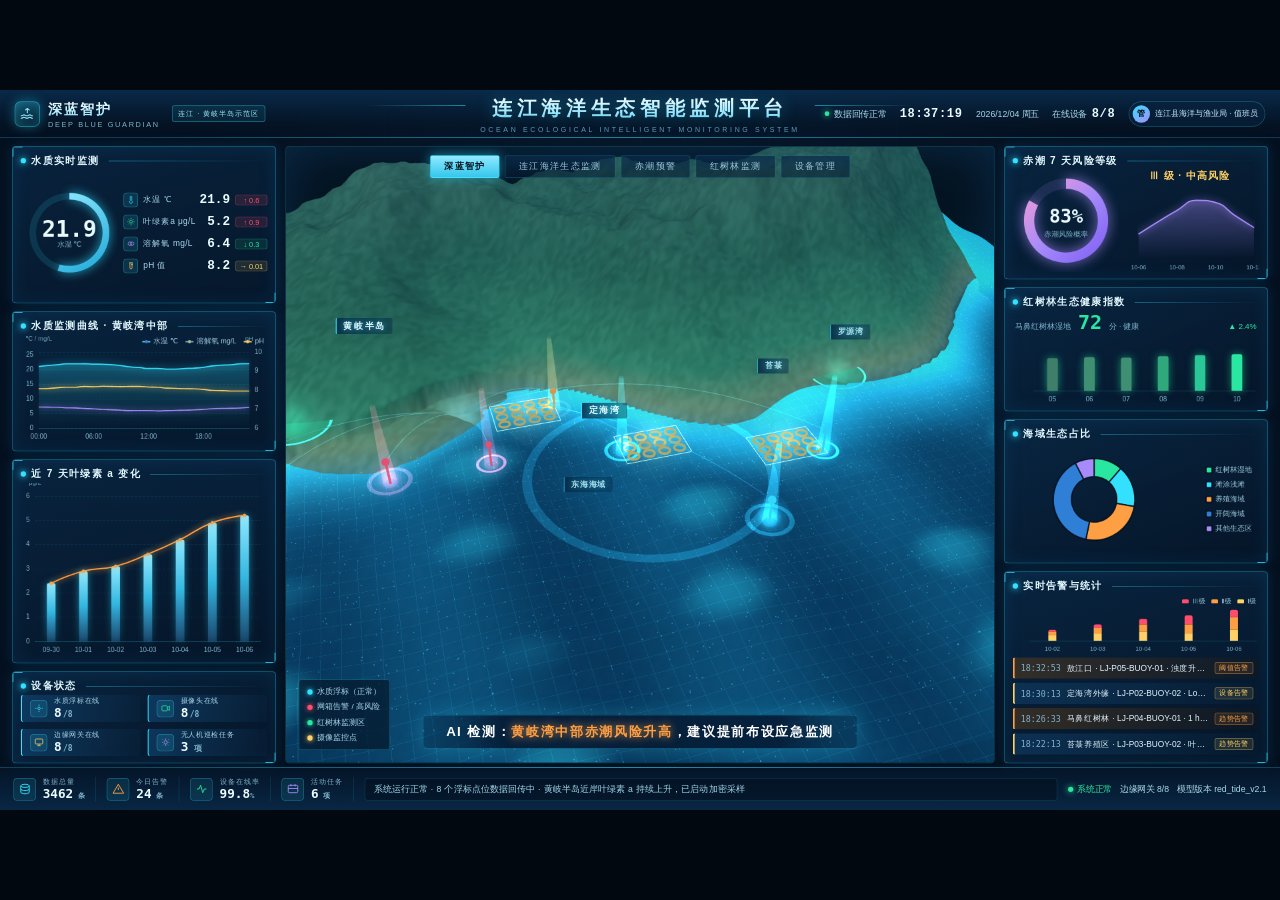
<file: demo/index.html>
<!DOCTYPE html>
<html lang="zh-CN">
<head>
<meta charset="utf-8" />
<meta name="viewport" content="width=device-width, initial-scale=1" />
<title>深蓝智护 · 连江海洋生态智能监测平台</title>
<style>
  :root{
    --bg:#04101f;
    --panel-bg:rgba(9,36,64,.55);
    --panel-bg-2:rgba(6,26,48,.72);
    --line:rgba(51,225,255,.38);
    --line-soft:rgba(51,225,255,.16);
    --cyan:#33e1ff;
    --cyan-dim:#1b93b8;
    --green:#29e7a0;
    --yellow:#ffd166;
    --orange:#ff9f43;
    --red:#ff4d6d;
    --purple:#a78bfa;
    --text:#dff3ff;
    --text-dim:#7fb3cc;
  }
  *{margin:0;padding:0;box-sizing:border-box;}
  html,body{width:100%;height:100%;background:#02080f;overflow:hidden;}
  body{
    font-family:"Microsoft YaHei","PingFang SC","Source Han Sans SC",sans-serif;
    color:var(--text);
    user-select:none;
  }
  #viewport{position:fixed;inset:0;display:flex;align-items:center;justify-content:center;}
  #screen{
    width:1920px;height:1080px;flex:none;position:relative;overflow:hidden;
    transform-origin:center center;
    background:
      radial-gradient(1200px 700px at 50% 42%, #0b3557 0%, rgba(6,26,48,.6) 45%, #04101f 78%),
      linear-gradient(180deg,#061727 0%,#04101f 55%,#020a13 100%);
  }
  #screen::before{
    content:"";position:absolute;inset:0;pointer-events:none;
    background-image:
      linear-gradient(rgba(51,225,255,.045) 1px, transparent 1px),
      linear-gradient(90deg, rgba(51,225,255,.045) 1px, transparent 1px);
    background-size:64px 64px;
    mask-image:radial-gradient(circle at 50% 45%, rgba(0,0,0,.85) 0%, transparent 78%);
  }

  /* ---------------- 顶栏 ---------------- */
  .topbar{
    position:absolute;top:0;left:0;right:0;height:72px;z-index:40;
    display:flex;align-items:center;justify-content:space-between;padding:0 22px;
    background:linear-gradient(180deg, rgba(10,44,76,.92), rgba(6,26,48,.35) 70%, transparent);
    border-bottom:1px solid rgba(51,225,255,.18);
  }
  .topbar::after{
    content:"";position:absolute;left:8%;right:8%;bottom:-1px;height:1px;
    background:linear-gradient(90deg,transparent,rgba(51,225,255,.65),transparent);
  }
  .brand{display:flex;align-items:center;gap:12px;min-width:330px;}
  .brand-mark{
    width:38px;height:38px;border-radius:9px;display:grid;place-items:center;flex:none;
    background:linear-gradient(150deg,rgba(51,225,255,.28),rgba(51,225,255,.05));
    border:1px solid rgba(51,225,255,.55);
    box-shadow:0 0 18px rgba(51,225,255,.35), inset 0 0 14px rgba(51,225,255,.22);
  }
  .brand-mark svg{width:22px;height:22px;}
  .brand-text .n{font-size:21px;font-weight:800;letter-spacing:3px;
    background:linear-gradient(180deg,#ffffff,#8fe6ff);-webkit-background-clip:text;background-clip:text;color:transparent;}
  .brand-text .s{font-size:11px;color:var(--text-dim);letter-spacing:2.5px;margin-top:2px;}
  .brand-tag{
    margin-left:6px;font-size:11px;color:#9fe9ff;padding:4px 9px;border-radius:4px;
    border:1px solid rgba(51,225,255,.4);background:rgba(51,225,255,.08);letter-spacing:1px;
  }
  .title-wrap{position:absolute;left:50%;transform:translateX(-50%);text-align:center;}
  .title-wrap h1{
    font-size:30px;font-weight:800;letter-spacing:7px;
    background:linear-gradient(180deg,#ffffff 10%,#bdefff 55%,#4fc9f0 100%);
    -webkit-background-clip:text;background-clip:text;color:transparent;
    text-shadow:0 0 26px rgba(51,225,255,.35);
  }
  .title-wrap .sub{
    margin-top:5px;font-size:10.5px;letter-spacing:4px;color:rgba(120,200,230,.75);
  }
  .title-wrap .deco{
    position:absolute;top:16px;width:150px;height:1px;
    background:linear-gradient(90deg,transparent,rgba(51,225,255,.8));
  }
  .title-wrap .deco.l{right:calc(100% + 22px);}
  .title-wrap .deco.r{left:calc(100% + 22px);transform:scaleX(-1);}
  .topright{display:flex;align-items:center;gap:20px;min-width:330px;justify-content:flex-end;}
  .top-item{display:flex;align-items:center;gap:7px;font-size:13px;color:#a9d8ec;}
  .top-item b{font-family:Consolas,"Courier New",monospace;font-size:18px;color:#e8fbff;letter-spacing:1px;}
  .top-item .dot{width:7px;height:7px;border-radius:50%;background:var(--green);box-shadow:0 0 10px var(--green);}
  .user-chip{display:flex;align-items:center;gap:8px;padding:5px 10px 5px 5px;border-radius:20px;
    border:1px solid rgba(51,225,255,.28);background:rgba(9,36,64,.6);}
  .user-chip .av{width:26px;height:26px;border-radius:50%;
    background:linear-gradient(140deg,#33e1ff,#a78bfa);display:grid;place-items:center;
    font-size:12px;font-weight:700;color:#04101f;}
  .user-chip span{font-size:12px;color:#cfeaff;}

  /* ---------------- 主区域 ---------------- */
  .stage{
    position:absolute;top:72px;left:0;right:0;bottom:64px;
    display:grid;grid-template-columns:396px 1fr 396px;gap:14px;padding:12px 18px 6px;
  }
  .col{display:flex;flex-direction:column;gap:12px;min-height:0;}
  .col.center{padding:0;position:relative;}

  /* 玻璃拟态卡片 */
  .card{
    position:relative;flex:1;min-height:0;display:flex;flex-direction:column;
    background:linear-gradient(160deg, rgba(12,48,82,.62), rgba(6,24,44,.72));
    border:1px solid var(--line);
    border-radius:6px;
    box-shadow:0 0 20px rgba(20,120,180,.22), inset 0 0 26px rgba(25,120,180,.16);
    padding:8px 12px 10px;
    overflow:hidden;
  }
  .card::before,.card::after{
    content:"";position:absolute;width:14px;height:14px;pointer-events:none;
  }
  .card::before{top:-1px;left:-1px;border-top:2px solid var(--cyan);border-left:2px solid var(--cyan);}
  .card::after{bottom:-1px;right:-1px;border-bottom:2px solid var(--cyan);border-right:2px solid var(--cyan);}
  .card-title{
    display:flex;align-items:center;gap:8px;height:26px;flex:none;
    font-size:15px;font-weight:700;letter-spacing:2px;color:#e2f8ff;
  }
  .card-title .bdot{width:8px;height:8px;border-radius:50%;background:var(--cyan);
    box-shadow:0 0 10px var(--cyan),0 0 20px rgba(51,225,255,.55);}
  .card-title .line{flex:1;height:1px;margin-left:6px;
    background:linear-gradient(90deg,rgba(51,225,255,.5),transparent);}
  .card-body{flex:1;min-height:0;position:relative;}
  .chart{width:100%;height:100%;}

  /* 左一：核心指标 */
  .metric-ring-wrap{display:flex;height:100%;gap:8px;align-items:center;}
  .ring-box{position:relative;width:146px;height:100%;flex:none;}
  #chartGauge{width:100%;height:100%;}
  .metric-list{flex:1;display:flex;flex-direction:column;justify-content:center;gap:11px;}
  .metric-row{display:flex;align-items:center;gap:8px;font-size:13.5px;}
  .metric-row .ic{width:22px;height:22px;border-radius:5px;display:grid;place-items:center;flex:none;
    background:rgba(51,225,255,.12);border:1px solid rgba(51,225,255,.35);}
  .metric-row .ic svg{width:13px;height:13px;}
  .metric-row .k{color:#a9d8ec;min-width:76px;flex:none;letter-spacing:.5px;font-size:12.5px;}
  .metric-row .v{font-family:Consolas,"Courier New",monospace;font-size:19px;font-weight:700;color:#eafcff;flex:1;min-width:0;text-align:right;}
  .trend{font-size:11px;padding:1px 5px;border-radius:3px;flex:none;width:48px;text-align:center;}
  .trend.up{color:var(--red);background:rgba(255,77,109,.12);border:1px solid rgba(255,77,109,.35);}
  .trend.down{color:var(--green);background:rgba(41,231,160,.1);border:1px solid rgba(41,231,160,.32);}
  .trend.flat{color:var(--yellow);background:rgba(255,209,102,.1);border:1px solid rgba(255,209,102,.3);}

  /* 设备状态 */
  .kpi-grid{display:grid;grid-template-columns:1fr 1fr;grid-template-rows:1fr 1fr;gap:10px;height:100%;}
  .kpi{
    display:flex;align-items:center;gap:10px;padding:0 12px;border-radius:5px;
    background:linear-gradient(90deg, rgba(20,80,130,.5), rgba(12,40,70,.28));
    border-left:2px solid var(--cyan);
  }
  .kpi .k-ic{width:26px;height:26px;border-radius:6px;display:grid;place-items:center;flex:none;
    background:rgba(51,225,255,.12);border:1px solid rgba(51,225,255,.32);}
  .kpi .k-ic svg{width:15px;height:15px;}
  .kpi .k-t{font-size:11px;color:#a9d8ec;letter-spacing:.5px;line-height:1.25;}
  .kpi .k-v{font-family:Consolas,monospace;font-size:19px;font-weight:700;color:#eafcff;line-height:1.2;}
  .kpi .k-v small{font-size:12px;color:var(--text-dim);margin-left:2px;}

  /* 中间沙盘 */
  #sandbox{position:absolute;inset:0;border-radius:6px;overflow:hidden;
    border:1px solid rgba(51,225,255,.22);
    box-shadow:inset 0 0 80px rgba(20,90,150,.35);
    background:radial-gradient(ellipse at 55% 55%, #0a3b5e 0%, #062033 45%, #04121f 80%);
    cursor:grab;
  }
  #sandbox.dragging{cursor:grabbing;}
  #gl{display:block;width:100%;height:100%;}
  #labelLayer{position:absolute;inset:0;pointer-events:none;overflow:hidden;}
  .map-label{
    position:absolute;transform:translate(-50%,-50%);
    font-size:14px;font-weight:700;letter-spacing:2px;color:#dff7ff;
    padding:3px 10px;border-radius:3px;white-space:nowrap;
    background:linear-gradient(90deg,rgba(8,42,72,.85),rgba(8,42,72,.45));
    border-left:2px solid var(--cyan);
    text-shadow:0 0 10px rgba(51,225,255,.6);
  }
  .map-label.minor{font-size:12px;letter-spacing:1px;color:#a9dbe9;border-left-color:rgba(51,225,255,.55);}

  .nav-tabs{
    position:absolute;top:14px;left:50%;transform:translateX(-50%);z-index:8;
    display:flex;gap:8px;align-items:center;
    width:max-content;
  }
  .nav-tab{
    white-space:nowrap;
    font-size:14px;letter-spacing:1.5px;padding:7px 20px;border-radius:3px;
    color:#9cc9de;background:linear-gradient(180deg,rgba(10,44,76,.75),rgba(6,24,44,.55));
    border:1px solid rgba(51,225,255,.2);cursor:pointer;transition:.25s;
  }
  .nav-tab.active{
    color:#03121d;font-weight:700;
    background:linear-gradient(180deg,#8fe9ff,#33c6ec);
    border-color:rgba(51,225,255,.9);
    box-shadow:0 0 18px rgba(51,225,255,.55);
  }
  .ai-banner{
    position:absolute;left:50%;bottom:22px;transform:translateX(-50%);z-index:8;
    padding:11px 34px;border-radius:4px;white-space:nowrap;
    font-size:20px;font-weight:700;letter-spacing:2px;color:#fff;
    background:linear-gradient(90deg,rgba(6,26,48,.2),rgba(6,30,56,.94) 18%,rgba(6,30,56,.94) 82%,rgba(6,26,48,.2));
    border-top:1px solid rgba(51,225,255,.5);border-bottom:1px solid rgba(51,225,255,.5);
    box-shadow:0 0 30px rgba(51,225,255,.25);
  }
  .ai-banner em{font-style:normal;color:var(--orange);text-shadow:0 0 14px rgba(255,159,67,.8);}
  .legend{
    position:absolute;left:20px;bottom:20px;z-index:8;display:flex;flex-direction:column;gap:6px;
    font-size:12px;color:#a9d8ec;
    padding:9px 12px;border-radius:4px;
    background:rgba(6,24,44,.72);border:1px solid rgba(51,225,255,.25);
  }
  .legend i{display:inline-block;width:8px;height:8px;border-radius:50%;margin-right:7px;vertical-align:middle;}

  /* 告警列表 */
  .alert-scroll{height:100%;overflow:hidden;position:relative;}
  .alert-item{
    display:flex;align-items:center;gap:9px;padding:7px 9px;margin-bottom:6px;border-radius:4px;
    background:linear-gradient(90deg,rgba(20,70,115,.5),rgba(10,34,58,.22));
    border-left:3px solid var(--cyan);font-size:12.5px;
  }
  .alert-item.lv3{border-left-color:var(--red);background:linear-gradient(90deg,rgba(120,25,50,.45),rgba(30,10,20,.2));}
  .alert-item.lv2{border-left-color:var(--orange);background:linear-gradient(90deg,rgba(120,70,20,.4),rgba(30,20,10,.18));}
  .alert-item.lv1{border-left-color:var(--yellow);}
  .alert-item .a-time{font-family:Consolas,monospace;color:var(--text-dim);flex:none;}
  .alert-item .a-text{flex:1;color:#e2f5ff;overflow:hidden;text-overflow:ellipsis;white-space:nowrap;}
  .alert-item .a-tag{font-size:10.5px;padding:1px 6px;border-radius:3px;flex:none;}
  .tag-red{color:var(--red);border:1px solid rgba(255,77,109,.45);background:rgba(255,77,109,.1);}
  .tag-orange{color:var(--orange);border:1px solid rgba(255,159,67,.45);background:rgba(255,159,67,.1);}
  .tag-yellow{color:var(--yellow);border:1px solid rgba(255,209,102,.4);background:rgba(255,209,102,.1);}
  .tag-cyan{color:var(--cyan);border:1px solid rgba(51,225,255,.4);background:rgba(51,225,255,.1);}

  /* ---------------- 底部状态栏 ---------------- */
  .statusbar{
    position:absolute;left:0;right:0;bottom:0;height:64px;z-index:40;
    display:flex;align-items:center;gap:16px;padding:0 20px;
    background:linear-gradient(0deg, rgba(9,40,70,.95), rgba(6,26,48,.5));
    border-top:1px solid rgba(51,225,255,.25);
  }
  .statusbar::before{
    content:"";position:absolute;left:8%;right:8%;top:-1px;height:1px;
    background:linear-gradient(90deg,transparent,rgba(51,225,255,.7),transparent);
  }
  .sb-item{display:flex;align-items:center;gap:10px;padding-right:16px;border-right:1px solid rgba(51,225,255,.15);}
  .sb-item:last-of-type{border-right:none;}
  .sb-ic{width:34px;height:34px;border-radius:6px;display:grid;place-items:center;flex:none;
    background:rgba(51,225,255,.1);border:1px solid rgba(51,225,255,.3);}
  .sb-ic svg{width:19px;height:19px;}
  .sb-txt .k{font-size:11px;color:var(--text-dim);letter-spacing:1px;}
  .sb-txt .v{font-family:Consolas,monospace;font-size:19px;font-weight:700;color:#eafcff;line-height:1.15;}
  .sb-txt .v small{font-size:11px;color:var(--text-dim);}
  .ticker{
    flex:1;height:34px;overflow:hidden;position:relative;border-radius:4px;
    background:rgba(4,18,32,.6);border:1px solid rgba(51,225,255,.14);
    display:flex;align-items:center;padding-left:12px;
  }
  .ticker .tk{font-size:13px;color:#9fd6ea;white-space:nowrap;letter-spacing:.6px;}
  .ticker .tk b{color:var(--orange);}
  .sb-right{display:flex;align-items:center;gap:12px;font-size:13px;color:#a9d8ec;flex:none;}
  .sb-right .sys-ok{display:flex;align-items:center;gap:6px;color:var(--green);}
  .sb-right .sys-ok i{width:8px;height:8px;border-radius:50%;background:var(--green);
    box-shadow:0 0 10px var(--green);animation:blink 1.8s infinite;}

  /* ---------------- 告警弹窗 ---------------- */
  .alert-popup{
    position:absolute;top:136px;right:430px;width:396px;z-index:60;
    padding:13px 16px 15px;border-radius:6px;
    background:linear-gradient(150deg, rgba(72,12,28,.95), rgba(20,8,16,.92));
    border:1px solid rgba(255,77,109,.75);
    box-shadow:0 0 34px rgba(255,77,109,.5), inset 0 0 26px rgba(255,77,109,.18);
    transform:translateX(460px);opacity:0;transition:transform .5s cubic-bezier(.2,.9,.25,1),opacity .5s;
    pointer-events:none;
  }
  .alert-popup.show{transform:translateX(0);opacity:1;pointer-events:auto;}
  .alert-popup.level-2{
    background:linear-gradient(150deg, rgba(84,46,6,.95), rgba(26,16,4,.92));
    border-color:rgba(255,159,67,.75);box-shadow:0 0 34px rgba(255,159,67,.45), inset 0 0 26px rgba(255,159,67,.16);
  }
  .alert-popup.level-1{
    background:linear-gradient(150deg, rgba(80,68,10,.95), rgba(26,22,4,.92));
    border-color:rgba(255,209,102,.7);box-shadow:0 0 34px rgba(255,209,102,.4), inset 0 0 26px rgba(255,209,102,.14);
  }
  .ap-head{display:flex;align-items:center;gap:9px;margin-bottom:9px;}
  .ap-head .ap-dot{width:10px;height:10px;border-radius:50%;background:var(--red);
    box-shadow:0 0 12px var(--red);animation:pulse 1.1s infinite;flex:none;}
  .alert-popup.level-2 .ap-dot{background:var(--orange);box-shadow:0 0 12px var(--orange);}
  .alert-popup.level-1 .ap-dot{background:var(--yellow);box-shadow:0 0 12px var(--yellow);}
  .ap-head .ap-title{font-size:16px;font-weight:800;letter-spacing:1.5px;color:#fff;flex:1;}
  .ap-head .ap-close{cursor:pointer;color:rgba(255,255,255,.55);font-size:17px;line-height:1;}
  .ap-body{font-size:13px;color:rgba(255,235,240,.9);line-height:1.75;}
  .ap-body .ap-kv{display:flex;gap:8px;}
  .ap-body .ap-kv span:first-child{color:rgba(255,255,255,.5);min-width:62px;}
  .ap-foot{margin-top:10px;display:flex;gap:9px;}
  .ap-btn{
    flex:1;text-align:center;font-size:12.5px;padding:6px 0;border-radius:3px;cursor:pointer;
    border:1px solid rgba(255,255,255,.28);color:#fff;background:rgba(255,255,255,.06);transition:.2s;
  }
  .ap-btn:hover{background:rgba(255,255,255,.16);}
  .ap-btn.primary{background:linear-gradient(90deg,#ff4d6d,#ff7a5c);border-color:transparent;font-weight:700;}

  /* 3D 悬浮提示 */
  #tooltip3d{
    position:absolute;z-index:30;min-width:186px;padding:9px 11px;border-radius:4px;
    background:rgba(4,20,36,.94);border:1px solid rgba(51,225,255,.55);
    box-shadow:0 0 20px rgba(51,225,255,.35);
    font-size:12px;color:#cfeaf7;pointer-events:none;display:none;transform:translate(-50%,-115%);
  }
  #tooltip3d .t-name{font-size:13px;font-weight:700;color:#eafcff;margin-bottom:6px;letter-spacing:1px;}
  #tooltip3d .t-row{display:flex;justify-content:space-between;gap:14px;line-height:1.7;}
  #tooltip3d .t-row b{font-family:Consolas,monospace;color:#8fe6ff;}

  @keyframes pulse{0%,100%{transform:scale(1);opacity:1;}50%{transform:scale(1.5);opacity:.5;}}
  @keyframes blink{0%,100%{opacity:1;}50%{opacity:.35;}}
  @keyframes flicker{0%,100%{opacity:.85;}50%{opacity:1;}}

  .corner-deco{position:absolute;pointer-events:none;opacity:.55;}
  .corner-deco.tl{top:4px;left:4px;}
  .corner-deco.tr{top:4px;right:4px;transform:scaleX(-1);}
  .corner-deco.bl{bottom:4px;left:4px;transform:scaleY(-1);}
  .corner-deco.br{bottom:4px;right:4px;transform:scale(-1,-1);}
</style>
</head>
<body>
<div id="viewport">
  <div id="screen">

    <!-- ============ 顶栏 ============ -->
    <header class="topbar">
      <div class="brand">
        <div class="brand-mark">
          <svg viewBox="0 0 24 24" fill="none" stroke="#8fe6ff" stroke-width="1.7" stroke-linecap="round">
            <path d="M2 15c2.2 0 2.6-1.6 4.6-1.6S9.2 15 11.4 15s2.6-1.6 4.6-1.6S18.2 15 20.4 15"/>
            <path d="M2 19c2.2 0 2.6-1.6 4.6-1.6S9.2 19 11.4 19s2.6-1.6 4.6-1.6S18.2 19 20.4 19"/>
            <path d="M12 3v7M12 3l3 2.4M12 3L9 5.4"/>
          </svg>
        </div>
        <div class="brand-text">
          <div class="n">深蓝智护</div>
          <div class="s">DEEP BLUE GUARDIAN</div>
        </div>
        <div class="brand-tag" id="brandTag">连江 · 黄岐半岛示范区</div>
      </div>

      <div class="title-wrap">
        <div class="deco l"></div>
        <div class="deco r"></div>
        <h1>连江海洋生态智能监测平台</h1>
        <div class="sub">OCEAN ECOLOGICAL INTELLIGENT MONITORING SYSTEM</div>
      </div>

      <div class="topright">
        <div class="top-item"><span class="dot"></span>数据回传正常</div>
        <div class="top-item"><b id="topTime">--:--:--</b></div>
        <div class="top-item"><span id="topDate">----/--/--</span></div>
        <div class="top-item">在线设备 <b id="topOnline">8/8</b></div>
        <div class="user-chip"><div class="av">管</div><span>连江县海洋与渔业局 · 值班员</span></div>
      </div>
    </header>

    <!-- ============ 主体三栏 ============ -->
    <main class="stage">

      <!-- ---------- 左栏 ---------- -->
      <section class="col left">
        <div class="card" style="flex:0 0 236px;">
          <div class="card-title"><span class="bdot"></span>水质实时监测<span class="line"></span></div>
          <div class="card-body">
            <div class="metric-ring-wrap">
              <div class="ring-box"><div id="chartGauge" class="chart"></div></div>
              <div class="metric-list">
                <div class="metric-row">
                  <div class="ic"><svg viewBox="0 0 24 24" fill="none" stroke="#33e1ff" stroke-width="1.8"><path d="M14 14.8V4a2 2 0 1 0-4 0v10.8a4 4 0 1 0 4 0Z"/></svg></div>
                  <div class="k">水温 ℃</div><div class="v" id="v-temp">21.6</div>
                  <div class="trend up" id="t-temp">↑ 0.4</div>
                </div>
                <div class="metric-row">
                  <div class="ic"><svg viewBox="0 0 24 24" fill="none" stroke="#29e7a0" stroke-width="1.8"><circle cx="12" cy="12" r="4"/><path d="M12 2v3M12 19v3M2 12h3M19 12h3M5 5l2 2M17 17l2 2M19 5l-2 2M7 17l-2 2"/></svg></div>
                  <div class="k">叶绿素a μg/L</div><div class="v" id="v-chl">3.8</div>
                  <div class="trend up" id="t-chl">↑ 0.6</div>
                </div>
                <div class="metric-row">
                  <div class="ic"><svg viewBox="0 0 24 24" fill="none" stroke="#a78bfa" stroke-width="1.8"><circle cx="9" cy="12" r="5"/><circle cx="15" cy="12" r="5"/></svg></div>
                  <div class="k">溶解氧 mg/L</div><div class="v" id="v-do">6.8</div>
                  <div class="trend down" id="t-do">↓ 0.3</div>
                </div>
                <div class="metric-row">
                  <div class="ic"><svg viewBox="0 0 24 24" fill="none" stroke="#ffd166" stroke-width="1.8"><path d="M7 4h10M9 4v14a3 3 0 1 0 6 0V4"/><path d="M12 9h5"/></svg></div>
                  <div class="k">pH 值</div><div class="v" id="v-ph">8.1</div>
                  <div class="trend flat" id="t-ph">→ 0.0</div>
                </div>
              </div>
            </div>
          </div>
        </div>

        <div class="card" style="flex:0 0 210px;">
          <div class="card-title"><span class="bdot"></span>水质监测曲线 · 黄岐湾中部<span class="line"></span></div>
          <div class="card-body"><div id="chartLine" class="chart"></div></div>
        </div>

        <div class="card" style="flex:1 1 auto;min-height:150px;">
          <div class="card-title"><span class="bdot"></span>近 7 天叶绿素 a 变化<span class="line"></span></div>
          <div class="card-body"><div id="chartChl" class="chart"></div></div>
        </div>

        <div class="card" style="flex:0 0 138px;">
          <div class="card-title"><span class="bdot"></span>设备状态<span class="line"></span></div>
          <div class="card-body">
            <div class="kpi-grid">
              <div class="kpi"><div class="k-ic"><svg viewBox="0 0 24 24" fill="none" stroke="#33e1ff" stroke-width="1.7"><circle cx="12" cy="12" r="3"/><path d="M12 3v3M12 18v3M3 12h3M18 12h3"/></svg></div>
                <div><div class="k-t">水质浮标在线</div><div class="k-v" id="k-buoy">8<small>/8</small></div></div></div>
              <div class="kpi"><div class="k-ic"><svg viewBox="0 0 24 24" fill="none" stroke="#29e7a0" stroke-width="1.7"><rect x="3" y="6" width="13" height="12" rx="2"/><path d="M16 10l5-3v10l-5-3"/></svg></div>
                <div><div class="k-t">摄像头在线</div><div class="k-v" id="k-cam">8<small>/8</small></div></div></div>
              <div class="kpi"><div class="k-ic"><svg viewBox="0 0 24 24" fill="none" stroke="#ffd166" stroke-width="1.7"><rect x="3" y="4" width="18" height="12" rx="2"/><path d="M8 20h8M12 16v4"/></svg></div>
                <div><div class="k-t">边缘网关在线</div><div class="k-v" id="k-gw">8<small>/8</small></div></div></div>
              <div class="kpi"><div class="k-ic"><svg viewBox="0 0 24 24" fill="none" stroke="#a78bfa" stroke-width="1.7"><path d="M12 3v4M12 17v4M5 12H3M21 12h-2M6.5 6.5 5 5M19 19l-1.5-1.5M17.5 6.5 19 5M5 19l1.5-1.5"/><circle cx="12" cy="12" r="4"/></svg></div>
                <div><div class="k-t">无人机巡检任务</div><div class="k-v" id="k-uav">3<small> 项</small></div></div></div>
            </div>
          </div>
        </div>
      </section>

      <!-- ---------- 中栏：三维沙盘 ---------- -->
      <section class="col center">
        <div id="sandbox">
          <canvas id="gl"></canvas>
          <div id="labelLayer"></div>
          <div id="tooltip3d">
            <div class="t-name">浮标</div>
            <div class="t-row"><span>水温</span><b class="t-temp">--</b></div>
            <div class="t-row"><span>叶绿素a</span><b class="t-chl">--</b></div>
            <div class="t-row"><span>溶解氧</span><b class="t-do">--</b></div>
            <div class="t-row"><span>pH</span><b class="t-ph">--</b></div>
            <div class="t-row"><span>状态</span><b class="t-st">--</b></div>
          </div>
        </div>

        <div class="nav-tabs">
          <div class="nav-tab active">深蓝智护</div>
          <div class="nav-tab">连江海洋生态监测</div>
          <div class="nav-tab">赤潮预警</div>
          <div class="nav-tab">红树林监测</div>
          <div class="nav-tab">设备管理</div>
        </div>

        <div class="legend">
          <div><i style="background:#33e1ff;box-shadow:0 0 8px #33e1ff"></i>水质浮标（正常）</div>
          <div><i style="background:#ff4d6d;box-shadow:0 0 8px #ff4d6d"></i>网箱告警 / 高风险</div>
          <div><i style="background:#29e7a0;box-shadow:0 0 8px #29e7a0"></i>红树林监测区</div>
          <div><i style="background:#ffd166;box-shadow:0 0 8px #ffd166"></i>摄像监控点</div>
        </div>

        <div class="ai-banner" id="aiBanner">AI 检测：<em>黄岐湾中部赤潮风险升高</em>，建议提前布设应急监测</div>
      </section>

      <!-- ---------- 右栏 ---------- -->
      <section class="col right">
        <div class="card" style="flex:0 0 200px;">
          <div class="card-title"><span class="bdot"></span>赤潮 7 天风险等级<span class="line"></span></div>
          <div class="card-body" style="display:flex;">
            <div style="width:160px;flex:none;position:relative;">
              <div id="chartRiskRing" class="chart"></div>
            </div>
            <div style="flex:1;display:flex;flex-direction:column;min-width:0;">
              <div style="text-align:center;font-size:15px;font-weight:700;color:#ffd166;letter-spacing:1.5px;margin-bottom:2px;" id="riskLevelText">Ⅲ 级 · 中高风险</div>
              <div style="flex:1;min-height:0;"><div id="chartRiskTrend" class="chart"></div></div>
            </div>
          </div>
        </div>

        <div class="card" style="flex:0 0 186px;">
          <div class="card-title"><span class="bdot"></span>红树林生态健康指数<span class="line"></span></div>
          <div class="card-body" style="display:flex;flex-direction:column;">
            <div style="display:flex;align-items:baseline;gap:10px;padding:2px 4px 6px;">
              <span style="font-size:12px;color:#7fb3cc;">马鼻红树林湿地</span>
              <span style="font-family:Consolas,monospace;font-size:30px;font-weight:800;color:#29e7a0;line-height:1;" id="mgScore">72</span>
              <span style="font-size:12px;color:#7fb3cc;">分 · 健康</span>
              <span style="margin-left:auto;font-size:12px;color:#29e7a0;">▲ 2.4%</span>
            </div>
            <div style="flex:1;min-height:0;"><div id="chartMangrove" class="chart"></div></div>
          </div>
        </div>

        <div class="card" style="flex:0 0 216px;">
          <div class="card-title"><span class="bdot"></span>海域生态占比<span class="line"></span></div>
          <div class="card-body"><div id="chartPie" class="chart"></div></div>
        </div>

        <div class="card" style="flex:1 1 auto;min-height:190px;">
          <div class="card-title"><span class="bdot"></span>实时告警与统计<span class="line"></span></div>
          <div class="card-body" style="display:flex;flex-direction:column;gap:6px;">
            <div style="height:88px;flex:none;"><div id="chartAlertBar" class="chart"></div></div>
            <div class="alert-scroll" id="alertList"></div>
          </div>
        </div>
      </section>
    </main>

    <!-- ============ 底部状态栏 ============ -->
    <footer class="statusbar">
      <div class="sb-item">
        <div class="sb-ic"><svg viewBox="0 0 24 24" fill="none" stroke="#33e1ff" stroke-width="1.7"><ellipse cx="12" cy="6" rx="8" ry="3"/><path d="M4 6v12c0 1.7 3.6 3 8 3s8-1.3 8-3V6"/><path d="M4 12c0 1.7 3.6 3 8 3s8-1.3 8-3"/></svg></div>
        <div class="sb-txt"><div class="k">数据总量</div><div class="v" id="sbTotal">3438<small> 条</small></div></div>
      </div>
      <div class="sb-item">
        <div class="sb-ic"><svg viewBox="0 0 24 24" fill="none" stroke="#ff9f43" stroke-width="1.7"><path d="M12 3 2 20h20L12 3Z"/><path d="M12 9v5M12 17h.01"/></svg></div>
        <div class="sb-txt"><div class="k">今日告警</div><div class="v" id="sbAlert">24<small> 条</small></div></div>
      </div>
      <div class="sb-item">
        <div class="sb-ic"><svg viewBox="0 0 24 24" fill="none" stroke="#29e7a0" stroke-width="1.7"><path d="M3 12h4l3-7 4 14 3-7h4"/></svg></div>
        <div class="sb-txt"><div class="k">设备在线率</div><div class="v" id="sbOnline">98.7<small>%</small></div></div>
      </div>
      <div class="sb-item">
        <div class="sb-ic"><svg viewBox="0 0 24 24" fill="none" stroke="#a78bfa" stroke-width="1.7"><rect x="3" y="5" width="18" height="14" rx="2"/><path d="M8 3v4M16 3v4M3 11h18"/></svg></div>
        <div class="sb-txt"><div class="k">活动任务</div><div class="v" id="sbTask">6<small> 项</small></div></div>
      </div>
      <div class="ticker"><div class="tk" id="ticker">系统运行正常 · 8 个浮标点位数据回传中 · 黄岐半岛近岸叶绿素 a 持续上升，已启动加密采样</div></div>
      <div class="sb-right">
        <div class="sys-ok"><i></i>系统正常</div>
        <div>边缘网关 8/8</div>
        <div>模型版本 red_tide_v2.1</div>
      </div>
    </footer>

    <!-- ============ 告警弹窗 ============ -->
    <div class="alert-popup" id="alertPopup">
      <div class="ap-head">
        <div class="ap-dot"></div>
        <div class="ap-title" id="apTitle">赤潮风险预警</div>
        <div class="ap-close" id="apClose">✕</div>
      </div>
      <div class="ap-body">
        <div class="ap-kv"><span>监测点位</span><span id="apPoint">黄岐半岛近岸 · LJ-P01-BUOY-01</span></div>
        <div class="ap-kv"><span>风险等级</span><span id="apLevel">Ⅲ级 · 中高风险（概率 0.82）</span></div>
        <div class="ap-kv"><span>主要因子</span><span id="apFactor">叶绿素 a 持续升高 + 水温上升</span></div>
        <div class="ap-kv"><span>建议措施</span><span>提前布设应急监测，通知养殖户核查网箱</span></div>
      </div>
      <div class="ap-foot">
        <div class="ap-btn" id="apIgnore">稍后处理</div>
        <div class="ap-btn primary" id="apHandle">立即定位处置</div>
      </div>
    </div>

  </div>
</div>

<script src="lib/three.min.js"></script>
<script src="lib/echarts.min.js"></script>
<script>
(function () {
  'use strict';

  /* =========================================================
     0. 屏幕等比缩放
     ========================================================= */
  var DESIGN_W = 1920, DESIGN_H = 1080;
  var screenEl = document.getElementById('screen');
  function fitScreen() {
    var s = Math.min(window.innerWidth / DESIGN_W, window.innerHeight / DESIGN_H);
    screenEl.style.transform = 'scale(' + s + ')';
  }
  window.addEventListener('resize', fitScreen);
  fitScreen();

  /* =========================================================
     1. 数据模型
     ========================================================= */
  var CFG = {
    seaLevel: 0,
    worldX: 34, worldZ: 24
  };

  // 海岸线：z 小于 coast(x) 为陆地，大于为海域
  function coastZ(x) {
    return -2 + 6 * Math.sin(x * 0.12) + 3 * Math.cos(x * 0.07 + 1.2) + 1.6 * Math.sin(x * 0.31 + 0.6);
  }
  function seaZ(x, offset) { return coastZ(x) + offset; }

  // 风险等级 -> 颜色（三维标记与图表共用）
  function levelColor(l) {
    return l >= 3 ? 0xff4d6d : (l === 2 ? 0xff9f43 : 0x33e1ff);
  }

  var BUOYS = [
    { id: 'LJ-P01-BUOY-01', name: '黄岐半岛近岸', x: -17, off: 5.0, temp: 21.6, chl: 4.6, dox: 6.5, ph: 8.1, level: 3 },
    { id: 'LJ-P01-BUOY-02', name: '黄岐湾中部',   x: -11, off: 8.0, temp: 21.9, chl: 5.2, dox: 6.3, ph: 8.2, level: 3 },
    { id: 'LJ-P02-BUOY-01', name: '定海湾',       x: -3,  off: 6.5, temp: 21.2, chl: 3.1, dox: 7.0, ph: 8.0, level: 1 },
    { id: 'LJ-P02-BUOY-02', name: '定海湾外缘',   x: 3,   off: 10.0, temp: 21.0, chl: 2.6, dox: 7.2, ph: 8.0, level: 1 },
    { id: 'LJ-P03-BUOY-01', name: '筱埕养殖区',   x: -24, off: 4.5, temp: 22.1, chl: 3.9, dox: 6.1, ph: 8.1, level: 2 },
    { id: 'LJ-P03-BUOY-02', name: '苔菉养殖区',   x: 9,   off: 5.0, temp: 21.5, chl: 3.3, dox: 6.8, ph: 8.0, level: 1 },
    { id: 'LJ-P04-BUOY-01', name: '马鼻红树林',   x: -30, off: 3.2, temp: 22.4, chl: 4.1, dox: 5.9, ph: 7.9, level: 2 },
    { id: 'LJ-P05-BUOY-01', name: '敖江口',       x: -6,  off: 3.0, temp: 22.0, chl: 4.4, dox: 6.4, ph: 7.8, level: 2 }
  ].map(function (b) { b.z = seaZ(b.x, b.off); return b; });

  var CAGES = [
    { x: -8, z: seaZ(-8, 3.6), n: '定海湾网箱区 A', alarm: false },
    { x: -1, z: seaZ(-1, 4.4), n: '定海湾网箱区 B', alarm: false },
    { x: 7,  z: seaZ(7, 3.4),  n: '苔菉网箱区',     alarm: false }
  ];

  var MANGROVES = [
    { x: -30, z: coastZ(-30) - 1.0, r: 3.2, n: '马鼻红树林' },
    { x: -22, z: coastZ(-22) - 0.8, r: 2.2, n: '敖江口红树林' },
    { x: 14,  z: coastZ(14) - 0.9,  r: 2.0, n: '罗源湾南岸红树林' }
  ];

  var LANDMARKS = [
    { x: -17, z: coastZ(-17) - 4.5, t: '黄岐半岛', minor: false },
    { x: -3,  z: seaZ(-3, 2.4),      t: '定海湾',   minor: false },
    { x: -30, z: coastZ(-30) - 2.4,  t: '马鼻红树林', minor: false },
    { x: -24, z: coastZ(-24) - 2.0,  t: '筱埕',     minor: true },
    { x: 9,   z: coastZ(9) - 2.6,    t: '苔菉',     minor: true },
    { x: 16,  z: coastZ(16) - 3.0,   t: '罗源湾',   minor: true },
    { x: -6,  z: seaZ(-6, 12.0),     t: '东海海域', minor: true }
  ];

  var state = {
    total: 3438,
    alertToday: 24,
    online: 98.7,
    tasks: 6,
    riskProb: 0.82,
    riskLevel: 3,
    mgScore: 72
  };

  /* =========================================================
     2. ECharts 主题与图表
     ========================================================= */
  var C = { cyan: '#33e1ff', green: '#29e7a0', yellow: '#ffd166', orange: '#ff9f43', red: '#ff4d6d', purple: '#a78bfa' };
  var AXIS_LINE = { lineStyle: { color: 'rgba(51,225,255,.22)' } };
  var AXIS_LABEL = { color: '#7fb3cc', fontSize: 10 };
  var SPLIT_LINE = { lineStyle: { color: 'rgba(51,225,255,.10)', type: 'dashed' } };

  function baseGrid(l, r, t, b) { return { left: l, right: r, top: t, bottom: b, containLabel: true }; }
  function tooltipStyle() {
    return {
      backgroundColor: 'rgba(4,20,36,.94)',
      borderColor: 'rgba(51,225,255,.5)',
      borderWidth: 1,
      textStyle: { color: '#cfeaf7', fontSize: 11 }
    };
  }

  var charts = {};

  function initGauge() {
    var el = document.getElementById('chartGauge');
    if (!el || !window.echarts) return;
    charts.gauge = echarts.init(el);
    charts.gauge.setOption({
      series: [{
        type: 'gauge',
        startAngle: 90,
        endAngle: -270,
        radius: '82%',
        center: ['50%', '50%'],
        min: 0, max: 40,
        progress: {
          show: true, overlap: false, roundCap: false, clip: false,
          itemStyle: {
            color: new echarts.graphic.LinearGradient(0, 0, 1, 1, [
              { offset: 0, color: '#8fe9ff' }, { offset: 1, color: '#1ba7d8' }
            ]),
            shadowBlur: 16, shadowColor: 'rgba(51,225,255,.75)'
          }
        },
        axisLine: { lineStyle: { width: 10, color: [[1, 'rgba(51,225,255,.13)']] } },
        pointer: { show: false },
        axisTick: { show: false },
        splitLine: { show: false },
        axisLabel: { show: false },
        anchor: { show: false },
        title: { show: true, offsetCenter: [0, '30%'], color: '#7fb3cc', fontSize: 11, fontFamily: 'Microsoft YaHei' },
        detail: {
          valueAnimation: true, offsetCenter: [0, '-4%'], color: '#eafcff',
          fontSize: 34, fontWeight: 700, fontFamily: 'Consolas, monospace',
          formatter: function (v) { return v.toFixed(1); }
        },
        data: [{ value: 21.6, name: '水温 ℃' }]
      }]
    });
  }

  function initLine() {
    var el = document.getElementById('chartLine');
    if (!el || !window.echarts) return;
    charts.line = echarts.init(el);
    var xs = [], t1 = [], t2 = [], t3 = [];
    for (var i = 0; i < 24; i++) {
      xs.push((i % 24 < 10 ? '0' : '') + (i % 24) + ':00');
      t1.push(+(21.0 + Math.sin(i / 3) * 0.9 + Math.random() * 0.25).toFixed(2));
      t2.push(+(6.4 + Math.cos(i / 4) * 0.6 + Math.random() * 0.2).toFixed(2));
      t3.push(+(8.05 + Math.sin(i / 5) * 0.12 + Math.random() * 0.04).toFixed(2));
    }
    charts.line.setOption({
      tooltip: Object.assign({ trigger: 'axis' }, tooltipStyle()),
      legend: {
        data: ['水温 ℃', '溶解氧 mg/L', 'pH'],
        textStyle: { color: '#9cc9de', fontSize: 10.5 },
        itemWidth: 12, itemHeight: 6, top: 0, right: 0, itemGap: 10
      },
      grid: baseGrid(8, 8, 26, 6),
      xAxis: {
        type: 'category', boundaryGap: false, data: xs,
        axisLine: AXIS_LINE, axisTick: { show: false },
        axisLabel: Object.assign({}, AXIS_LABEL, { interval: 5 })
      },
      yAxis: [
        { type: 'value', name: '℃ / mg/L', nameTextStyle: { color: '#6b9cb3', fontSize: 9.5 }, min: 0, max: 26,
          axisLine: { show: false }, axisTick: { show: false }, splitLine: SPLIT_LINE, axisLabel: AXIS_LABEL },
        { type: 'value', name: 'pH', nameTextStyle: { color: '#6b9cb3', fontSize: 9.5 }, min: 6, max: 10,
          axisLine: { show: false }, axisTick: { show: false }, splitLine: { show: false }, axisLabel: AXIS_LABEL }
      ],
      series: [
        {
          name: '水温 ℃', type: 'line', smooth: true, symbol: 'none', data: t1,
          lineStyle: { width: 1.8, color: C.cyan, shadowBlur: 12, shadowColor: C.cyan },
          areaStyle: {
            color: new echarts.graphic.LinearGradient(0, 0, 0, 1, [
              { offset: 0, color: 'rgba(51,225,255,.38)' }, { offset: 1, color: 'rgba(51,225,255,0)' }
            ])
          }
        },
        {
          name: '溶解氧 mg/L', type: 'line', smooth: true, symbol: 'none', data: t2,
          lineStyle: { width: 1.6, color: C.purple, shadowBlur: 10, shadowColor: C.purple }
        },
        {
          name: 'pH', type: 'line', smooth: true, symbol: 'none', yAxisIndex: 1, data: t3,
          lineStyle: { width: 1.6, color: C.yellow, shadowBlur: 10, shadowColor: C.yellow }
        }
      ]
    });
  }

  function initChl() {
    var el = document.getElementById('chartChl');
    if (!el || !window.echarts) return;
    charts.chl = echarts.init(el);
    charts.chl.setOption({
      tooltip: Object.assign({ trigger: 'axis' }, tooltipStyle()),
      grid: baseGrid(8, 10, 20, 4),
      xAxis: {
        type: 'category',
        data: ['09-30', '10-01', '10-02', '10-03', '10-04', '10-05', '10-06'],
        axisLine: AXIS_LINE, axisTick: { show: false }, axisLabel: AXIS_LABEL
      },
      yAxis: {
        type: 'value', name: 'μg/L', nameTextStyle: { color: '#6b9cb3', fontSize: 9.5 },
        axisLine: { show: false }, axisTick: { show: false }, splitLine: SPLIT_LINE, axisLabel: AXIS_LABEL
      },
      series: [
        {
          name: '叶绿素 a', type: 'bar', barWidth: 13, data: [2.4, 2.9, 3.1, 3.6, 4.2, 4.9, 5.2],
          itemStyle: {
            borderRadius: [3, 3, 0, 0],
            color: new echarts.graphic.LinearGradient(0, 0, 0, 1, [
              { offset: 0, color: '#8fe9ff' }, { offset: .5, color: '#33b7e0' }, { offset: 1, color: 'rgba(51,120,180,.35)' }
            ]),
            shadowBlur: 12, shadowColor: 'rgba(51,225,255,.5)'
          }
        },
        {
          name: '趋势', type: 'line', smooth: true, symbol: 'circle', symbolSize: 5,
          data: [2.4, 2.9, 3.1, 3.6, 4.2, 4.9, 5.2],
          lineStyle: { color: C.orange, width: 2, shadowBlur: 10, shadowColor: C.orange },
          itemStyle: { color: C.orange }
        }
      ]
    });
  }

  function initRiskRing() {
    var el = document.getElementById('chartRiskRing');
    if (!el || !window.echarts) return;
    charts.riskRing = echarts.init(el);
    charts.riskRing.setOption({
      series: [{
        type: 'pie', radius: ['62%', '82%'], center: ['50%', '50%'],
        silent: true, label: { show: false }, labelLine: { show: false },
        startAngle: 90,
        data: [
          {
            value: 82,
            itemStyle: {
              color: new echarts.graphic.LinearGradient(0, 0, 1, 1, [
                { offset: 0, color: '#ff9fd0' }, { offset: .5, color: '#a78bfa' }, { offset: 1, color: '#7c5cf5' }
              ]),
              shadowBlur: 20, shadowColor: 'rgba(167,139,250,.75)'
            }
          },
          { value: 18, itemStyle: { color: 'rgba(167,139,250,.13)' } }
        ]
      }],
      graphic: [
        { type: 'text', left: 'center', top: '38%', style: { text: '82%', fill: '#eafcff', fontSize: 28, fontWeight: 700, fontFamily: 'Consolas, monospace' } },
        { type: 'text', left: 'center', top: '60%', style: { text: '赤潮风险概率', fill: '#7fb3cc', fontSize: 11 } }
      ]
    });
  }

  function initRiskTrend() {
    var el = document.getElementById('chartRiskTrend');
    if (!el || !window.echarts) return;
    charts.riskTrend = echarts.init(el);
    charts.riskTrend.setOption({
      tooltip: Object.assign({ trigger: 'axis' }, tooltipStyle()),
      grid: baseGrid(4, 8, 6, 2),
      xAxis: {
        type: 'category', boundaryGap: false,
        data: ['10-06', '10-07', '10-08', '10-09', '10-10', '10-11', '10-12'],
        axisLine: { show: false }, axisTick: { show: false }, axisLabel: Object.assign({}, AXIS_LABEL, { fontSize: 9 }),
      },
      yAxis: { type: 'value', min: 0, max: 1, show: false },
      series: [{
        type: 'line', smooth: true, symbol: 'none', data: [0.35, 0.52, 0.68, 0.82, 0.79, 0.61, 0.44],
        lineStyle: { color: C.purple, width: 2, shadowBlur: 12, shadowColor: C.purple },
        areaStyle: {
          color: new echarts.graphic.LinearGradient(0, 0, 0, 1, [
            { offset: 0, color: 'rgba(167,139,250,.55)' }, { offset: 1, color: 'rgba(167,139,250,0)' }
          ])
        }
      }]
    });
  }

  function initMangrove() {
    var el = document.getElementById('chartMangrove');
    if (!el || !window.echarts) return;
    charts.mangrove = echarts.init(el);
    charts.mangrove.setOption({
      tooltip: Object.assign({ trigger: 'axis' }, tooltipStyle()),
      grid: baseGrid(4, 6, 6, 2),
      xAxis: {
        type: 'category',
        data: ['05', '06', '07', '08', '09', '10'],
        axisLine: AXIS_LINE, axisTick: { show: false }, axisLabel: AXIS_LABEL
      },
      yAxis: { type: 'value', min: 0, max: 100, show: false },
      series: [{
        type: 'bar', barWidth: 16,
        data: [
          { value: 64, itemStyle: { color: '#3f7f6a' } },
          { value: 66, itemStyle: { color: '#3f8f72' } },
          { value: 65, itemStyle: { color: '#3f8f72' } },
          { value: 68, itemStyle: { color: '#2fa87c' } },
          { value: 70, itemStyle: { color: '#29c896' } },
          { value: 72, itemStyle: { color: '#29e7a0' } }
        ],
        itemStyle: { borderRadius: [3, 3, 0, 0], shadowBlur: 13, shadowColor: 'rgba(41,231,160,.55)' }
      }]
    });
  }

  function initPie() {
    var el = document.getElementById('chartPie');
    if (!el || !window.echarts) return;
    charts.pie = echarts.init(el);
    charts.pie.setOption({
      tooltip: Object.assign({ trigger: 'item', formatter: '{b}：{c} km²（{d}%）' }, tooltipStyle()),
      legend: {
        orient: 'vertical', right: 6, top: 'center', itemWidth: 9, itemHeight: 9,
        textStyle: { color: '#9cc9de', fontSize: 11 }, itemGap: 11
      },
      series: [{
        type: 'pie', radius: ['40%', '72%'], center: ['33%', '50%'],
        roseType: false, avoidLabelOverlap: true,
        itemStyle: { borderColor: 'rgba(4,16,31,.9)', borderWidth: 2 },
        label: { show: false }, labelLine: { show: false },
        emphasis: { scale: true, scaleSize: 6, itemStyle: { shadowBlur: 20, shadowColor: 'rgba(51,225,255,.7)' } },
        data: [
          { value: 18.4, name: '红树林湿地', itemStyle: { color: C.green } },
          { value: 26.7, name: '滩涂浅滩', itemStyle: { color: C.cyan } },
          { value: 41.2, name: '养殖海域', itemStyle: { color: C.orange } },
          { value: 63.5, name: '开阔海域', itemStyle: { color: '#2f7fd6' } },
          { value: 12.3, name: '其他生态区', itemStyle: { color: C.purple } }
        ]
      }]
    });
  }

  function initAlertBar() {
    var el = document.getElementById('chartAlertBar');
    if (!el || !window.echarts) return;
    charts.alertBar = echarts.init(el);
    charts.alertBar.setOption({
      tooltip: Object.assign({ trigger: 'axis', axisPointer: { type: 'shadow' } }, tooltipStyle()),
      legend: {
        data: ['Ⅲ级', 'Ⅱ级', 'Ⅰ级'], textStyle: { color: '#9cc9de', fontSize: 10 },
        itemWidth: 10, itemHeight: 6, top: 0, right: 0, itemGap: 9
      },
      grid: baseGrid(4, 4, 20, 2),
      xAxis: {
        type: 'category', data: ['10-02', '10-03', '10-04', '10-05', '10-06'],
        axisLine: AXIS_LINE, axisTick: { show: false }, axisLabel: Object.assign({}, AXIS_LABEL, { fontSize: 9 })
      },
      yAxis: { type: 'value', show: false, splitLine: { show: false } },
      series: [
        { name: 'Ⅰ级', type: 'bar', stack: 'a', barWidth: 12, data: [3, 4, 5, 4, 6], itemStyle: { color: C.yellow } },
        { name: 'Ⅱ级', type: 'bar', stack: 'a', barWidth: 12, data: [2, 3, 4, 5, 7], itemStyle: { color: C.orange } },
        { name: 'Ⅲ级', type: 'bar', stack: 'a', barWidth: 12, data: [1, 2, 3, 5, 4], itemStyle: { color: C.red, borderRadius: [3, 3, 0, 0] } }
      ]
    });
  }

  function initCharts() {
    if (!window.echarts) { console.warn('ECharts 未加载'); return; }
    initGauge(); initLine(); initChl(); initRiskRing(); initRiskTrend();
    initMangrove(); initPie(); initAlertBar();
  }

  function updateGauge(v) {
    if (!charts.gauge) return;
    charts.gauge.setOption({ series: [{ data: [{ value: +v.toFixed(1), name: '水温 ℃' }] }] });
  }
  function updateRisk(prob) {
    var p = Math.round(prob * 100);
    if (charts.riskRing) {
      charts.riskRing.setOption({
        series: [{ data: [
          { value: p, itemStyle: { color: new echarts.graphic.LinearGradient(0, 0, 1, 1, [
            { offset: 0, color: '#ff9fd0' }, { offset: .5, color: '#a78bfa' }, { offset: 1, color: '#7c5cf5' }]),
            shadowBlur: 20, shadowColor: 'rgba(167,139,250,.75)' } },
          { value: 100 - p, itemStyle: { color: 'rgba(167,139,250,.13)' } }
        ] }],
        graphic: [
          { type: 'text', left: 'center', top: '38%', style: { text: p + '%', fill: '#eafcff', fontSize: 28, fontWeight: 700, fontFamily: 'Consolas, monospace' } },
          { type: 'text', left: 'center', top: '60%', style: { text: '赤潮风险概率', fill: '#7fb3cc', fontSize: 11 } }
        ]
      });
    }
  }

  /* =========================================================
     3. Three.js 三维海域沙盘
     ========================================================= */
  var three = { ready: false };

  function hash2(x, y) {
    var n = Math.sin(x * 127.1 + y * 311.7) * 43758.5453123;
    return n - Math.floor(n);
  }
  function valueNoise(x, y) {
    var xi = Math.floor(x), yi = Math.floor(y);
    var xf = x - xi, yf = y - yi;
    var u = xf * xf * (3 - 2 * xf), v = yf * yf * (3 - 2 * yf);
    var a = hash2(xi, yi), b = hash2(xi + 1, yi), c = hash2(xi, yi + 1), d = hash2(xi + 1, yi + 1);
    return (a * (1 - u) + b * u) * (1 - v) + (c * (1 - u) + d * u) * v;
  }
  function fbm(x, y) {
    var s = 0, amp = 0.5, f = 1;
    for (var i = 0; i < 5; i++) { s += amp * valueNoise(x * f, y * f); f *= 2.03; amp *= 0.5; }
    return s;
  }

  function terrainHeight(x, z) {
    var c = coastZ(x);
    var t = c - z;                       // >0 为陆地
    var n1 = fbm(x * 0.24 + 8, z * 0.24 + 3);
    var n2 = fbm(x * 0.075 + 2, z * 0.075 + 9);
    var h;
    if (t > 0) {
      var k = Math.min(1, t / 15);
      h = Math.pow(k, 1.4) * (3.0 + n2 * 7.6) + Math.min(1, t / 3) * 0.55 + n1 * k * 2.8;
    } else {
      var d = Math.min(1, -t / 12);
      h = -(d * d) * 6.5 - 0.35 - n1 * 1.2;
    }
    // 黄岐半岛隆起，增加地形层次
    var pen = Math.exp(-(((x + 17) * (x + 17)) / 90 + ((z + 6) * (z + 6)) / 40));
    h += pen * 2.6;
    // 岛屿
    var isl = Math.exp(-(((x - 12) * (x - 12)) / 7 + ((z - 13) * (z - 13)) / 6));
    h += isl * 2.0;
    var isl2 = Math.exp(-(((x + 4) * (x + 4)) / 9 + ((z - 15) * (z - 15)) / 8));
    h += isl2 * 1.5;
    return h;
  }

  function initThree() {
    if (!window.THREE) { console.warn('Three.js 未加载'); return; }
    var canvas = document.getElementById('gl');
    var host = document.getElementById('sandbox');
    var W = host.clientWidth, H = host.clientHeight;

    var renderer = new THREE.WebGLRenderer({ canvas: canvas, antialias: true, alpha: true });
    renderer.setPixelRatio(Math.min(window.devicePixelRatio, 2));
    renderer.setSize(W, H, false);

    var scene = new THREE.Scene();
    scene.fog = new THREE.FogExp2(0x07304f, 0.0105);

    var camera = new THREE.PerspectiveCamera(42, W / H, 0.1, 400);
    var camTarget = new THREE.Vector3(-2, 0, 4);
    camera.position.set(-6, 26, 40);
    camera.lookAt(camTarget);

    scene.add(new THREE.AmbientLight(0x8fb6cc, 0.55));
    var dir = new THREE.DirectionalLight(0xd8f2ff, 1.0);
    dir.position.set(-22, 34, 26);
    scene.add(dir);
    var dir2 = new THREE.DirectionalLight(0x66d8ff, 0.34);
    dir2.position.set(24, 16, -18);
    scene.add(dir2);
    var dir3 = new THREE.DirectionalLight(0xbfe4ff, 0.22);
    dir3.position.set(6, 10, 40);
    scene.add(dir3);

    /* ---- 陆地地形 ---- */
    var SEG_X = 200, SEG_Z = 150;
    var geo = new THREE.PlaneGeometry(CFG.worldX * 2, CFG.worldZ * 2, SEG_X, SEG_Z);
    geo.rotateX(-Math.PI / 2);
    var pos = geo.attributes.position;
    var colors = new Float32Array(pos.count * 3);
    var cDeep = new THREE.Color(0x0b2c44);
    var cShallow = new THREE.Color(0x1a6a8c);
    var cSand = new THREE.Color(0x6b7a54);
    var cLow = new THREE.Color(0x33704b);
    var cMid = new THREE.Color(0x28573c);
    var cHigh = new THREE.Color(0x3a5c46);
    var tmpC = new THREE.Color();

    for (var i = 0; i < pos.count; i++) {
      var x = pos.getX(i), z = pos.getZ(i);
      var y = terrainHeight(x, z);
      pos.setY(i, y);
      if (y < -1.6) tmpC.copy(cDeep).lerp(cShallow, THREE.MathUtils.clamp((y + 6) / 4.4, 0, 1));
      else if (y < 0.55) tmpC.copy(cShallow).lerp(cSand, THREE.MathUtils.clamp((y + 1.6) / 2.15, 0, 1));
      else if (y < 1.9) tmpC.copy(cSand).lerp(cLow, THREE.MathUtils.clamp((y - 0.55) / 1.35, 0, 1));
      else if (y < 5.6) tmpC.copy(cLow).lerp(cMid, THREE.MathUtils.clamp((y - 1.9) / 3.7, 0, 1));
      else tmpC.copy(cMid).lerp(cHigh, THREE.MathUtils.clamp((y - 5.6) / 5.5, 0, 1));
      // 轻微色噪，避免塑料感
      var n = (hash2(Math.round(x * 3), Math.round(z * 3)) - 0.5) * 0.06;
      colors[i * 3] = THREE.MathUtils.clamp(tmpC.r + n, 0, 1);
      colors[i * 3 + 1] = THREE.MathUtils.clamp(tmpC.g + n, 0, 1);
      colors[i * 3 + 2] = THREE.MathUtils.clamp(tmpC.b + n, 0, 1);
    }
    geo.setAttribute('color', new THREE.BufferAttribute(colors, 3));
    geo.computeVertexNormals();
    var landMat = new THREE.MeshStandardMaterial({ vertexColors: true, roughness: 0.95, metalness: 0.05, flatShading: false });
    var land = new THREE.Mesh(geo, landMat);
    scene.add(land);

    /* ---- 海面（自定义 shader 波纹） ---- */
    var oceanGeo = new THREE.PlaneGeometry(CFG.worldX * 2.4, CFG.worldZ * 2.4, 220, 160);
    oceanGeo.rotateX(-Math.PI / 2);
    // 近岸渐变：逐顶点记录离岸距离因子（0 = 岸边，1 = 远海）
    (function () {
      var op = oceanGeo.attributes.position;
      var shoreAttr = new Float32Array(op.count);
      for (var si = 0; si < op.count; si++) {
        var sx = op.getX(si), sz = op.getZ(si);
        shoreAttr[si] = Math.max(0, Math.min(1, (sz - coastZ(sx)) / 15));
      }
      oceanGeo.setAttribute('aShore', new THREE.BufferAttribute(shoreAttr, 1));
    })();
    var oceanMat = new THREE.ShaderMaterial({
      transparent: true,
      depthWrite: false,
      uniforms: {
        uTime: { value: 0 },
        uDeep: { value: new THREE.Color(0x07395e) },
        uShallow: { value: new THREE.Color(0x1590c4) },
        uGlow: { value: new THREE.Color(0x33e1ff) }
      },
      vertexShader: [
        'attribute float aShore;',
        'varying vec2 vP;',
        'varying float vW;',
        'varying float vShore;',
        'uniform float uTime;',
        'void main(){',
        '  vec3 p = position;',
        '  float w = sin(p.x*0.55 + uTime*1.15)*0.20',
        '          + sin(p.z*0.85 - uTime*0.92)*0.15',
        '          + sin((p.x+p.z)*0.32 + uTime*0.55)*0.13;',
        '  p.y += w;',
        '  vW = w;',
        '  vShore = aShore;',
        '  vP = vec2(p.x, p.z);',
        '  gl_Position = projectionMatrix * modelViewMatrix * vec4(p,1.0);',
        '}'
      ].join('\n'),
      fragmentShader: [
        'varying vec2 vP;',
        'varying float vW;',
        'varying float vShore;',
        'uniform vec3 uDeep;',
        'uniform vec3 uShallow;',
        'uniform vec3 uGlow;',
        'uniform float uTime;',
        'void main(){',
        '  float band = sin(vP.x*0.5 + uTime*0.4) * 0.5 + 0.5;',
        '  float coastT = 1.0 - smoothstep(0.0, 0.62, vShore);',
        '  vec3 col = mix(uDeep, uShallow, band*0.32 + coastT*0.78);',
        '  col += uGlow * coastT * coastT * 0.40;',
        '  float crest = smoothstep(0.16, 0.46, vW);',
        '  col = mix(col, uGlow, crest*0.38);',
        '  float grid = step(0.965, fract(vP.x*1.1)) + step(0.965, fract(vP.y*1.1));',
        '  col += uGlow * clamp(grid,0.0,1.0) * 0.10;',
        '  float a = 0.82 + crest*0.12;',
        '  gl_FragColor = vec4(col, a);',
        '}'
      ].join('\n')
    });
    var ocean = new THREE.Mesh(oceanGeo, oceanMat);
    ocean.position.y = 0;
    scene.add(ocean);

    /* ---- 海面数字光点 ---- */
    var dotCount = 2600;
    var dotPos = new Float32Array(dotCount * 3);
    for (var d = 0; d < dotCount; d++) {
      var dx = (Math.random() - 0.5) * CFG.worldX * 2.2;
      var dz = (Math.random() - 0.5) * CFG.worldZ * 2.2;
      if (terrainHeight(dx, dz) > -0.3) { d--; continue; }
      dotPos[d * 3] = dx;
      dotPos[d * 3 + 1] = 0.12 + Math.random() * 0.25;
      dotPos[d * 3 + 2] = dz;
    }
    var dotGeo = new THREE.BufferGeometry();
    dotGeo.setAttribute('position', new THREE.BufferAttribute(dotPos, 3));
    var dotMat = new THREE.PointsMaterial({
      color: 0x7fe9ff, size: 0.13, transparent: true, opacity: 0.72,
      blending: THREE.AdditiveBlending, depthWrite: false, sizeAttenuation: true
    });
    var dots = new THREE.Points(dotGeo, dotMat);
    scene.add(dots);

    /* ---- 光晕贴图 ---- */
    function glowTexture() {
      var cv = document.createElement('canvas');
      cv.width = cv.height = 128;
      var ctx = cv.getContext('2d');
      var g = ctx.createRadialGradient(64, 64, 0, 64, 64, 64);
      g.addColorStop(0, 'rgba(255,255,255,1)');
      g.addColorStop(0.25, 'rgba(255,255,255,.72)');
      g.addColorStop(0.55, 'rgba(255,255,255,.22)');
      g.addColorStop(1, 'rgba(255,255,255,0)');
      ctx.fillStyle = g;
      ctx.fillRect(0, 0, 128, 128);
      var tex = new THREE.CanvasTexture(cv);
      return tex;
    }
    var GLOW_TEX = glowTexture();

    function makeGlow(color, size, pos) {
      var mat = new THREE.SpriteMaterial({
        map: GLOW_TEX, color: color, transparent: true, opacity: 0.9,
        blending: THREE.AdditiveBlending, depthWrite: false
      });
      var sp = new THREE.Sprite(mat);
      sp.scale.set(size, size, 1);
      if (pos) sp.position.copy(pos);
      return sp;
    }

    var markerGroup = new THREE.Group();
    scene.add(markerGroup);
    var ringAnims = [];
    var markers = [];

    /* ---- 浮标点位 ---- */
    BUOYS.forEach(function (b) {
      var col = levelColor(b.level);
      var g = new THREE.Group();
      g.position.set(b.x, 0, b.z);

      // 水面光晕
      var sprite = makeGlow(col, 2.6, new THREE.Vector3(0, 0.35, 0));
      sprite.material.opacity = 0.85;
      g.add(sprite);

      // 扩散环
      var ringGeo = new THREE.RingGeometry(0.72, 0.9, 48);
      var ringMat = new THREE.MeshBasicMaterial({
        color: col, transparent: true, opacity: 0.85, side: THREE.DoubleSide,
        blending: THREE.AdditiveBlending, depthWrite: false
      });
      var ring = new THREE.Mesh(ringGeo, ringMat);
      ring.rotation.x = -Math.PI / 2;
      ring.position.y = 0.18;
      g.add(ring);
      ringAnims.push({ mesh: ring, phase: Math.random() * Math.PI * 2, base: 0.85, speed: 1.1 + Math.random() * 0.5 });

      // 立杆
      var pole = new THREE.Mesh(
        new THREE.CylinderGeometry(0.07, 0.07, 1.5, 8),
        new THREE.MeshBasicMaterial({ color: col, transparent: true, opacity: 0.9 })
      );
      pole.position.y = 0.75;
      g.add(pole);

      // 顶部球
      var ball = new THREE.Mesh(
        new THREE.SphereGeometry(0.22, 14, 14),
        new THREE.MeshBasicMaterial({ color: col })
      );
      ball.position.y = 1.6;
      g.add(ball);

      // 光柱
      var beamMat = new THREE.MeshBasicMaterial({
        color: col, transparent: true, opacity: 0.13,
        blending: THREE.AdditiveBlending, depthWrite: false, side: THREE.DoubleSide
      });
      var beam = new THREE.Mesh(new THREE.CylinderGeometry(0.14, 0.42, 5.5, 12, 1, true), beamMat);
      beam.position.y = 2.75;
      g.add(beam);

      g.userData = { buoy: b, kind: 'buoy', ring: ring, sprite: sprite, ball: ball, beam: beam };
      markerGroup.add(g);
      markers.push(g);
      b.group3d = g;
    });

    /* ---- 网箱区域 ---- */
    CAGES.forEach(function (c) {
      var g = new THREE.Group();
      g.position.set(c.x, 0, c.z);
      var col = c.alarm ? 0xff4d6d : 0xffd166;

      // 围栏光框
      var w = 4.2, h = 3.0;
      var pts = [
        new THREE.Vector3(-w / 2, 0.2, -h / 2), new THREE.Vector3(w / 2, 0.2, -h / 2),
        new THREE.Vector3(w / 2, 0.2, h / 2), new THREE.Vector3(-w / 2, 0.2, h / 2),
        new THREE.Vector3(-w / 2, 0.2, -h / 2)
      ];
      var frameGeo = new THREE.BufferGeometry().setFromPoints(pts);
      var frame = new THREE.Line(frameGeo, new THREE.LineBasicMaterial({
        color: col, transparent: true, opacity: 0.9, blending: THREE.AdditiveBlending
      }));
      g.add(frame);

      // 网箱网格（浮筒阵列）
      var cageMat = new THREE.MeshBasicMaterial({ color: col, transparent: true, opacity: 0.9 });
      for (var r = 0; r < 3; r++) {
        for (var cc = 0; cc < 4; cc++) {
          var cage = new THREE.Mesh(new THREE.TorusGeometry(0.34, 0.075, 8, 18), cageMat);
          cage.rotation.x = -Math.PI / 2;
          cage.position.set(-1.5 + cc * 1.0, 0.22, -0.9 + r * 0.9);
          g.add(cage);
        }
      }
      var glow = makeGlow(col, 5.4, new THREE.Vector3(0, 0.4, 0));
      glow.material.opacity = 0.28;
      g.add(glow);

      g.userData = { kind: 'cage', cage: c, glow: glow, frame: frame };
      markerGroup.add(g);
      c.group3d = g;
    });

    /* ---- 红树林区域 ---- */
    MANGROVES.forEach(function (m) {
      var g = new THREE.Group();
      g.position.set(m.x, 0, m.z);
      var col = 0x29e7a0;
      var patch = new THREE.Mesh(
        new THREE.CircleGeometry(m.r, 40),
        new THREE.MeshBasicMaterial({ color: col, transparent: true, opacity: 0.40, depthWrite: false })
      );
      patch.rotation.x = -Math.PI / 2;
      patch.position.y = terrainHeight(m.x, m.z) + 0.14;
      g.add(patch);
      var edge = new THREE.Mesh(
        new THREE.RingGeometry(m.r * 0.92, m.r, 48),
        new THREE.MeshBasicMaterial({ color: col, transparent: true, opacity: 0.85, side: THREE.DoubleSide, blending: THREE.AdditiveBlending, depthWrite: false })
      );
      edge.rotation.x = -Math.PI / 2;
      edge.position.y = patch.position.y + 0.01;
      g.add(edge);
      var glow = makeGlow(col, m.r * 2.0, new THREE.Vector3(0, patch.position.y + 0.3, 0));
      glow.material.opacity = 0.30;
      g.add(glow);
      g.userData = { kind: 'mangrove', mg: m, patch: patch, edge: edge };
      markerGroup.add(g);
    });

    /* ---- 通信链路（弧线） ---- */
    var GATEWAY = new THREE.Vector3(-12, 0, seaZ(-12, 2.2));
    var gateGlow = makeGlow(0x7fe9ff, 6.0, new THREE.Vector3(GATEWAY.x, 0.6, GATEWAY.z));
    gateGlow.material.opacity = 0.35;
    scene.add(gateGlow);

    BUOYS.forEach(function (b) {
      var start = GATEWAY.clone(); start.y = 0.6;
      var end = new THREE.Vector3(b.x, 1.6, b.z);
      var mid = start.clone().lerp(end, 0.5);
      var dist = start.distanceTo(end);
      mid.y = 1.6 + Math.min(6, dist * 0.22);
      var curve = new THREE.QuadraticBezierCurve3(start, mid, end);
      var pts2 = curve.getPoints(50);
      var lgeo = new THREE.BufferGeometry().setFromPoints(pts2);
      var lmat = new THREE.LineBasicMaterial({
        color: 0x2fb6e0, transparent: true, opacity: 0.32, blending: THREE.AdditiveBlending
      });
      scene.add(new THREE.Line(lgeo, lmat));
    });

    /* ---- 巡航扫描环 ---- */
    var scanRing = new THREE.Mesh(
      new THREE.RingGeometry(3.0, 3.25, 96),
      new THREE.MeshBasicMaterial({ color: 0x33e1ff, transparent: true, opacity: 0.35, side: THREE.DoubleSide, blending: THREE.AdditiveBlending, depthWrite: false })
    );
    scanRing.rotation.x = -Math.PI / 2;
    scanRing.position.set(-2, 0.06, 6);
    scene.add(scanRing);

    /* ---- 相机轨道控制（自实现，无外部依赖） ---- */
    var orbit = {
      theta: -0.32,
      phi: 0.93,
      radius: 50,
      target: camTarget.clone(),
      dragging: false,
      lastX: 0, lastY: 0,
      autoSpeed: 0.035,
      userHold: 0,
      flyTo: null
    };

    function applyOrbit() {
      var r = orbit.radius;
      camera.position.set(
        orbit.target.x + r * Math.sin(orbit.phi) * Math.sin(orbit.theta),
        orbit.target.y + r * Math.cos(orbit.phi),
        orbit.target.z + r * Math.sin(orbit.phi) * Math.cos(orbit.theta)
      );
      camera.lookAt(orbit.target);
    }

    host.addEventListener('pointerdown', function (e) {
      orbit.dragging = true; orbit.lastX = e.clientX; orbit.lastY = e.clientY;
      host.classList.add('dragging');
      orbit.userHold = 6;
    });
    window.addEventListener('pointermove', function (e) {
      if (!orbit.dragging) return;
      var dx = e.clientX - orbit.lastX, dy = e.clientY - orbit.lastY;
      orbit.lastX = e.clientX; orbit.lastY = e.clientY;
      orbit.theta -= dx * 0.005;
      orbit.phi = THREE.MathUtils.clamp(orbit.phi - dy * 0.004, 0.32, 1.35);
      orbit.userHold = 6;
      applyOrbit();
    });
    window.addEventListener('pointerup', function () {
      if (!orbit.dragging) return;
      orbit.dragging = false;
      host.classList.remove('dragging');
    });
    host.addEventListener('wheel', function (e) {
      e.preventDefault();
      orbit.radius = THREE.MathUtils.clamp(orbit.radius + e.deltaY * 0.03, 22, 78);
      orbit.userHold = 6;
      applyOrbit();
    }, { passive: false });

    applyOrbit();

    /* ---- 悬浮拾取 ---- */
    var raycaster = new THREE.Raycaster();
    var pointer = new THREE.Vector2(-10, -10);
    var tooltip = document.getElementById('tooltip3d');
    var hovered = null;

    canvas.addEventListener('pointermove', function (e) {
      var rect = canvas.getBoundingClientRect();
      pointer.x = ((e.clientX - rect.left) / rect.width) * 2 - 1;
      pointer.y = -((e.clientY - rect.top) / rect.height) * 2 + 1;
    });
    canvas.addEventListener('pointerleave', function () {
      pointer.set(-10, -10);
      tooltip.style.display = 'none';
      hovered = null;
    });

    function pickMarkers() {
      raycaster.setFromCamera(pointer, camera);
      var hitObjects = [];
      markers.forEach(function (g) { if (g.userData.kind === 'buoy') hitObjects.push(g.userData.ball); });
      var hits = raycaster.intersectObjects(hitObjects, false);
      return hits.length ? hits[0] : null;
    }

    /* ---- 地名标签 ---- */
    var labelLayer = document.getElementById('labelLayer');
    var labels = LANDMARKS.map(function (l) {
      var el = document.createElement('div');
      el.className = 'map-label' + (l.minor ? ' minor' : '');
      el.textContent = l.t;
      labelLayer.appendChild(el);
      return { el: el, pos: new THREE.Vector3(l.x, Math.max(0.6, terrainHeight(l.x, l.z) + 0.8), l.z) };
    });

    var v3 = new THREE.Vector3();
    function updateLabels() {
      var w = host.clientWidth, h = host.clientHeight;
      labels.forEach(function (l) {
        v3.copy(l.pos).project(camera);
        if (v3.z > 1) { l.el.style.display = 'none'; return; }
        l.el.style.display = 'block';
        l.el.style.left = ((v3.x * 0.5 + 0.5) * w) + 'px';
        l.el.style.top = ((-v3.y * 0.5 + 0.5) * h) + 'px';
      });
    }

    three = {
      ready: true, renderer: renderer, scene: scene, camera: camera,
      oceanMat: oceanMat, markerGroup: markerGroup, dots: dots,
      orbit: orbit, applyOrbit: applyOrbit, scanRing: scanRing,
      hover: { tooltip: tooltip, getHovered: function () { return hovered; }, setHovered: function (v) { hovered = v; } },
      labels: labels, updateLabels: updateLabels, pickMarkers: pickMarkers, canvas: canvas,
      clock: new THREE.Clock()
    };
  }

  /* 相机飞行定位 */
  function flyTo(x, z, radius) {
    if (!three.ready) return;
    three.orbit.flyTo = { target: new THREE.Vector3(x, 0, z), radius: radius || 30, t: 0 };
    three.orbit.userHold = 8;
  }

  function updateThree() {
    if (!three.ready) return;
    var t = three.clock.getElapsedTime();
    three.oceanMat.uniforms.uTime.value = t;

    // 扫描环
    var sr = three.scanRing;
    var s = (t * 0.35) % 1;
    sr.scale.setScalar(0.6 + s * 3.4);
    sr.material.opacity = 0.4 * (1 - s);

    // 浮标脉冲
    BUOYS.forEach(function (b, idx) {
      var g = b.group3d;
      if (!g) return;
      var ph = t * (1.2 + idx * 0.13) + idx;
      var pulse = 0.5 + 0.5 * Math.sin(ph);
      g.userData.ring.scale.setScalar(1 + pulse * 0.55);
      g.userData.ring.material.opacity = 0.85 * (1 - pulse * 0.65);
      g.userData.sprite.material.opacity = 0.55 + 0.35 * pulse;
      g.userData.ball.scale.setScalar(0.9 + 0.18 * pulse);
      g.position.y = Math.sin(t * 0.9 + idx) * 0.05;
    });

    // 网箱告警闪烁
    CAGES.forEach(function (c) {
      if (!c.group3d) return;
      var g = c.group3d;
      var target = c.alarm ? (0.55 + 0.45 * Math.abs(Math.sin(t * 2.4))) : 0.28;
      g.userData.glow.material.opacity = target;
      g.scale.setScalar(1 + (c.alarm ? 0.03 * Math.sin(t * 3) : 0));
    });

    // 红树林呼吸
    MANGROVES.forEach(function (m, i) {
      if (!m.group3d) return;
      var p = 0.5 + 0.5 * Math.sin(t * 0.9 + i);
      m.group3d.userData.patch.material.opacity = 0.32 + 0.16 * p;
      m.group3d.userData.edge.material.opacity = 0.6 + 0.35 * p;
    });

    // 数字光点呼吸
    three.dots.material.opacity = 0.55 + 0.22 * Math.sin(t * 0.7);

    // 自动环绕
    if (three.orbit.flyTo) {
      var f = three.orbit.flyTo;
      f.t = Math.min(1, f.t + 0.012);
      var e = 1 - Math.pow(1 - f.t, 3);
      three.orbit.target.lerp(f.target, e * 0.14);
      three.orbit.radius += (f.radius - three.orbit.radius) * e * 0.12;
      if (f.t >= 1 && three.orbit.target.distanceTo(f.target) < 0.35) three.orbit.flyTo = null;
    } else {
      if (three.orbit.userHold > 0) three.orbit.userHold -= 0.016;
      else three.orbit.theta += 0.00055;
    }
    three.applyOrbit();

    // 悬浮提示
    var hit = three.pickMarkers();
    if (hit) {
      var g2 = hit.object.parent;
      var b2 = g2.userData.buoy;
      var tt = three.hover.tooltip;
      tt.style.display = 'block';
      tt.querySelector('.t-name').textContent = b2.name + ' · ' + b2.id;
      tt.querySelector('.t-temp').textContent = b2.temp.toFixed(1) + ' ℃';
      tt.querySelector('.t-chl').textContent = b2.chl.toFixed(1) + ' μg/L';
      tt.querySelector('.t-do').textContent = b2.dox.toFixed(1) + ' mg/L';
      tt.querySelector('.t-ph').textContent = b2.ph.toFixed(1);
      tt.querySelector('.t-st').textContent = b2.level >= 3 ? '高风险' : (b2.level === 2 ? '关注' : '正常');

      var w2 = three.canvas.clientWidth, h2 = three.canvas.clientHeight;
      var pv = new THREE.Vector3(b2.x, 1.9, b2.z).project(three.camera);
      tt.style.left = ((pv.x * 0.5 + 0.5) * w2) + 'px';
      tt.style.top = ((-pv.y * 0.5 + 0.5) * h2) + 'px';
      three.canvas.style.cursor = 'pointer';
    } else {
      three.hover.tooltip.style.display = 'none';
      three.canvas.style.cursor = three.orbit.dragging ? 'grabbing' : 'grab';
    }

    three.updateLabels();
    three.renderer.render(three.scene, three.camera);
  }

  /* =========================================================
     4. 告警与 UI
     ========================================================= */
  var ALERT_POOL = [
    { lv: 3, t: '赤潮风险预警', p: '黄岐湾中部 · LJ-P01-BUOY-02', text: '叶绿素 a 连续 3 次上升，赤潮风险达 Ⅲ 级', tag: '模型告警' },
    { lv: 3, t: '溶解氧骤降', p: '筱埕养殖区 · LJ-P03-BUOY-01', text: '溶解氧 2.4 mg/L，低于危险阈值 3.0 mg/L', tag: '阈值告警' },
    { lv: 2, t: '水温快速变化', p: '马鼻红树林 · LJ-P04-BUOY-01', text: '1 h 内水温下降 2.4 ℃，超趋势阈值', tag: '趋势告警' },
    { lv: 2, t: '浊度异常', p: '敖江口 · LJ-P05-BUOY-01', text: '浊度升至 86 NTU，疑似陆源输入影响', tag: '阈值告警' },
    { lv: 1, t: '设备信号弱', p: '定海湾外缘 · LJ-P02-BUOY-02', text: 'LoRa 信号强度 -112 dBm，建议巡检', tag: '设备告警' },
    { lv: 1, t: '叶绿素 a 上升', p: '苔菉养殖区 · LJ-P03-BUOY-02', text: '叶绿素 a 由 2.8 升至 3.6 μg/L', tag: '趋势告警' },
    { lv: 2, t: '网箱区风险', p: '定海湾网箱区 A', text: '邻近点位溶解氧持续走低，建议关注投喂', tag: '网箱告警' }
  ];

  var alertListEl = document.getElementById('alertList');
  function nowStr() {
    var d = new Date();
    return ('0' + d.getHours()).slice(-2) + ':' + ('0' + d.getMinutes()).slice(-2) + ':' + ('0' + d.getSeconds()).slice(-2);
  }
  function tagClass(lv) { return lv >= 3 ? 'tag-red' : (lv === 2 ? 'tag-orange' : 'tag-yellow'); }

  function pushAlert(a, silent) {
    var el = document.createElement('div');
    el.className = 'alert-item lv' + a.lv;
    el.innerHTML =
      '<span class="a-time">' + nowStr() + '</span>' +
      '<span class="a-text">' + a.p + ' · ' + a.text + '</span>' +
      '<span class="a-tag ' + tagClass(a.lv) + '">' + a.tag + '</span>';
    alertListEl.insertBefore(el, alertListEl.firstChild);
    while (alertListEl.children.length > 7) alertListEl.removeChild(alertListEl.lastChild);

    state.alertToday += 1;
    document.getElementById('sbAlert').innerHTML = state.alertToday + '<small> 条</small>';

    if (!silent) showPopup(a);
  }

  var popup = document.getElementById('alertPopup');
  var popupTimer = null;
  function showPopup(a) {
    popup.className = 'alert-popup' + (a.lv === 2 ? ' level-2' : (a.lv === 1 ? ' level-1' : ''));
    document.getElementById('apTitle').textContent = a.t;
    document.getElementById('apPoint').textContent = a.p;
    if (a.lv === 3 && a.tag === '模型告警') {
      document.getElementById('apLevel').textContent = 'Ⅲ 级 · 中高风险（概率 ' + state.riskProb.toFixed(2) + '）';
      document.getElementById('apFactor').textContent = '叶绿素 a 持续升高 + 水温上升';
    } else {
      document.getElementById('apLevel').textContent = (a.lv === 3 ? 'Ⅲ 级 · 高风险' : (a.lv === 2 ? 'Ⅱ 级 · 需关注' : 'Ⅰ 级 · 提示'));
      document.getElementById('apFactor').textContent = a.text;
    }
    popup.classList.add('show');
    if (popupTimer) clearTimeout(popupTimer);
    popupTimer = setTimeout(function () { popup.classList.remove('show'); }, 9000);
  }
  document.getElementById('apClose').onclick = function () { popup.classList.remove('show'); };
  document.getElementById('apIgnore').onclick = function () { popup.classList.remove('show'); };
  document.getElementById('apHandle').onclick = function () {
    popup.classList.remove('show');
    flyTo(-11, seaZ(-11, 8), 26);
    document.getElementById('aiBanner').innerHTML = '处置任务已派发：<em>黄岐湾中部应急监测</em> · 渔技员移动端已接收';
  };

  function seedAlerts() {
    var d = new Date();
    var seed = [
      { lv: 2, p: '敖江口 · LJ-P05-BUOY-01', text: '浊度升至 86 NTU，疑似陆源输入影响', tag: '阈值告警', ago: 260 },
      { lv: 1, p: '定海湾外缘 · LJ-P02-BUOY-02', text: 'LoRa 信号强度 -112 dBm，建议巡检', tag: '设备告警', ago: 420 },
      { lv: 2, p: '马鼻红树林 · LJ-P04-BUOY-01', text: '1 h 内水温下降 2.4 ℃，超趋势阈值', tag: '趋势告警', ago: 640 },
      { lv: 1, p: '苔菉养殖区 · LJ-P03-BUOY-02', text: '叶绿素 a 由 2.8 升至 3.6 μg/L', tag: '趋势告警', ago: 900 },
      { lv: 3, p: '黄岐湾中部 · LJ-P01-BUOY-02', text: '叶绿素 a 连续 3 次上升，赤潮风险达 Ⅲ 级', tag: '模型告警', ago: 1260 }
    ];
    seed.forEach(function (s) {
      var el = document.createElement('div');
      el.className = 'alert-item lv' + s.lv;
      var tt = new Date(d.getTime() - s.ago * 1000);
      var ts = ('0' + tt.getHours()).slice(-2) + ':' + ('0' + tt.getMinutes()).slice(-2) + ':' + ('0' + tt.getSeconds()).slice(-2);
      el.innerHTML =
        '<span class="a-time">' + ts + '</span>' +
        '<span class="a-text">' + s.p + ' · ' + s.text + '</span>' +
        '<span class="a-tag ' + tagClass(s.lv) + '">' + s.tag + '</span>';
      alertListEl.appendChild(el);
    });
  }

  /* =========================================================
     5. 实时数据模拟与刷新
     ========================================================= */
  function fmt(v, n) { return v.toFixed(n === undefined ? 1 : n); }

  function tickMetrics() {
    BUOYS.forEach(function (b) {
      b.temp += (Math.random() - 0.48) * 0.09;
      b.chl += (Math.random() - 0.42) * 0.09;
      b.dox += (Math.random() - 0.52) * 0.08;
      b.ph += (Math.random() - 0.5) * 0.012;
      b.temp = Math.max(19.5, Math.min(24.5, b.temp));
      b.chl = Math.max(1.8, Math.min(9.5, b.chl));
      b.dox = Math.max(4.2, Math.min(8.6, b.dox));
      b.ph = Math.max(7.6, Math.min(8.6, b.ph));
    });

    var main = BUOYS[1]; // 黄岐湾中部作为主展示点
    document.getElementById('v-temp').textContent = fmt(main.temp);
    document.getElementById('v-chl').textContent = fmt(main.chl);
    document.getElementById('v-do').textContent = fmt(main.dox);
    document.getElementById('v-ph').textContent = fmt(main.ph);

    document.getElementById('t-temp').textContent = '↑ ' + fmt(Math.random() * 0.6 + 0.1);
    document.getElementById('t-temp').className = 'trend up';
    document.getElementById('t-chl').textContent = '↑ ' + fmt(Math.random() * 0.7 + 0.2);
    document.getElementById('t-chl').className = 'trend up';
    document.getElementById('t-do').textContent = '↓ ' + fmt(Math.random() * 0.4 + 0.05);
    document.getElementById('t-do').className = 'trend down';
    document.getElementById('t-ph').textContent = '→ ' + fmt(Math.random() * 0.04, 2);
    document.getElementById('t-ph').className = 'trend flat';

    updateGauge(main.temp);

    state.total += Math.round(Math.random() * 6 + 4);
    document.getElementById('sbTotal').innerHTML = state.total + '<small> 条</small>';
    state.online = 98 + Math.random() * 1.8;
    document.getElementById('sbOnline').innerHTML = fmt(state.online) + '<small>%</small>';

    // 风险概率缓慢演化
    state.riskProb += (Math.random() - 0.5) * 0.02;
    state.riskProb = Math.max(0.55, Math.min(0.93, state.riskProb));
    updateRisk(state.riskProb);
    var lvText = state.riskProb >= 0.75 ? 'Ⅲ 级 · 中高风险' : (state.riskProb >= 0.5 ? 'Ⅱ 级 · 需关注' : 'Ⅰ 级 · 低风险');
    document.getElementById('riskLevelText').textContent = lvText;

    // 红树林健康度小幅波动
    state.mgScore = Math.max(66, Math.min(80, state.mgScore + (Math.random() - 0.5) * 0.6));
    document.getElementById('mgScore').textContent = Math.round(state.mgScore);

    // 更新三维点位颜色随风险变化
    if (three.ready) {
      BUOYS.forEach(function (b) {
        var col = levelColor(b.level);
        b.group3d.userData.ring.material.color.setHex(col);
        b.group3d.userData.ball.material.color.setHex(col);
        b.group3d.userData.sprite.material.color.setHex(col);
        b.group3d.userData.beam.material.color.setHex(col);
      });
    }
  }

  var TICKER_MSGS = [
    '系统运行正常 · 8 个浮标点位数据回传中 · 黄岐半岛近岸叶绿素 a 持续上升，已自动切换至 1 min 加密采样',
    '红树林遥感分割任务完成：马鼻红树林面积较上期增加 0.8%，健康度提升 2.4%',
    '边缘网关断网续传验证通过：连续离线 30 min，恢复后补传数据 100% 完整',
    '模型 red_tide_v2.1 已上线：未来 72 h 赤潮风险预测召回率 91.3%',
    '提示：未来 48 h 受低压槽影响，定海湾溶解氧可能走低，请关注网箱区'
  ];
  var tickerIdx = 0;
  function rotateTicker() {
    tickerIdx = (tickerIdx + 1) % TICKER_MSGS.length;
    var el = document.getElementById('ticker');
    el.innerHTML = TICKER_MSGS[tickerIdx];
    el.style.opacity = '0';
    setTimeout(function () { el.style.transition = 'opacity .6s'; el.style.opacity = '1'; }, 60);
  }

  function clock() {
    var d = new Date();
    var hh = ('0' + d.getHours()).slice(-2);
    var mm = ('0' + d.getMinutes()).slice(-2);
    var ss = ('0' + d.getSeconds()).slice(-2);
    document.getElementById('topTime').textContent = hh + ':' + mm + ':' + ss;
    var days = ['日', '一', '二', '三', '四', '五', '六'];
    document.getElementById('topDate').textContent =
      d.getFullYear() + '/' + ('0' + (d.getMonth() + 1)).slice(-2) + '/' + ('0' + d.getDate()).slice(-2) + ' 周' + days[d.getDay()];
  }

  /* 定时事件：告警触发与场景演出 */
  function scheduleEvents() {
    // 首次：8 秒后触发赤潮预警演示
    setTimeout(function () {
      var a = ALERT_POOL[0];
      showPopup(a);
      pushAlert(a, true);
      flyTo(-11, seaZ(-11, 8), 28);
      document.getElementById('aiBanner').innerHTML = 'AI 检测：<em>黄岐湾中部赤潮风险升高</em>，建议提前布设应急监测';
      CAGES[0].alarm = true;
    }, 8000);

    // 之后周期性产生各类告警
    setInterval(function () {
      var a = ALERT_POOL[Math.floor(Math.random() * ALERT_POOL.length)];
      pushAlert(a, false);
      if (a.lv >= 2) {
        // 随机点亮一个网箱区域
        var c = CAGES[Math.floor(Math.random() * CAGES.length)];
        c.alarm = true;
        setTimeout(function () { c.alarm = false; }, 12000);
      }
    }, 18000);
  }

  /* =========================================================
     6. 启动
     ========================================================= */
  function boot() {
    initCharts();
    initThree();
    seedAlerts();
    clock();
    setInterval(clock, 1000);
    setInterval(tickMetrics, 3000);
    setInterval(rotateTicker, 9000);
    tickMetrics();

    // 导航交互
    var tabs = document.querySelectorAll('.nav-tab');
    tabs.forEach(function (tab) {
      tab.addEventListener('click', function () {
        tabs.forEach(function (t) { t.classList.remove('active'); });
        tab.classList.add('active');
        var txt = tab.textContent;
        var banner = document.getElementById('aiBanner');
        if (txt.indexOf('赤潮') >= 0) {
          banner.innerHTML = '赤潮预警视图：<em>黄岐湾中部 Ⅲ 级风险</em> · 未来 72 h 概率峰值 82%';
          flyTo(-11, seaZ(-11, 8), 24);
        } else if (txt.indexOf('红树林') >= 0) {
          banner.innerHTML = '红树林监测视图：<em>马鼻湿地健康度 72 分</em> · 面积较上期 +0.8%';
          flyTo(-30, coastZ(-30) - 1, 22);
        } else if (txt.indexOf('设备管理') >= 0) {
          banner.innerHTML = '设备管理视图：<em>8 个浮标 / 8 路视频 / 8 台网关</em> 全部在线';
          flyTo(-12, seaZ(-12, 2.2), 34);
        } else if (txt.indexOf('连江海洋生态监测') >= 0) {
          banner.innerHTML = '全域监测视图：<em>5 个监测区 · 8 个浮标点位</em> 数据实时回传';
          flyTo(-2, 4, 50);
        } else {
          banner.innerHTML = 'AI 检测：<em>黄岐湾中部赤潮风险升高</em>，建议提前布设应急监测';
          flyTo(-2, 4, 50);
        }
      });
    });

    scheduleEvents();

    // 渲染循环
    (function loop() {
      requestAnimationFrame(loop);
      updateThree();
    })();
  }

  if (document.readyState === 'complete' || document.readyState === 'interactive') {
    setTimeout(boot, 30);
  } else {
    document.addEventListener('DOMContentLoaded', boot);
  }
})();
</script>
</body>
</html>
</file>
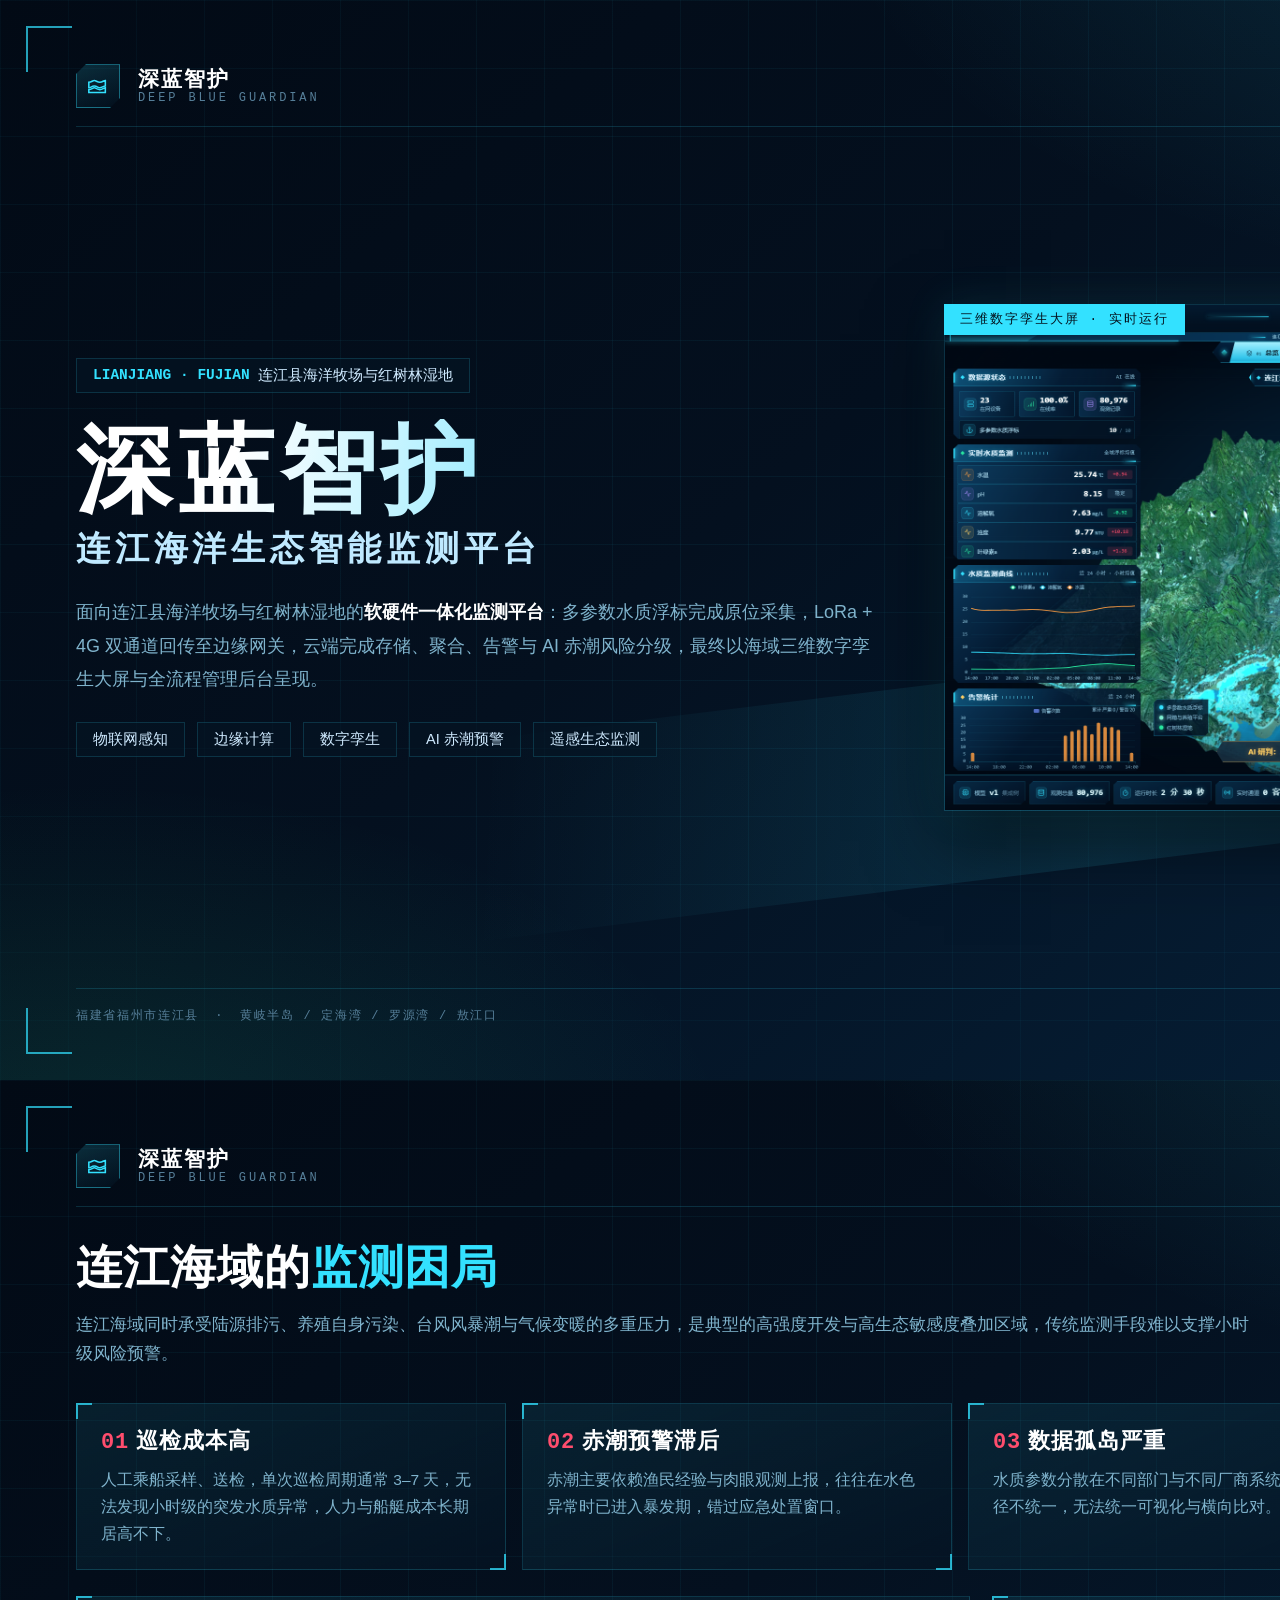
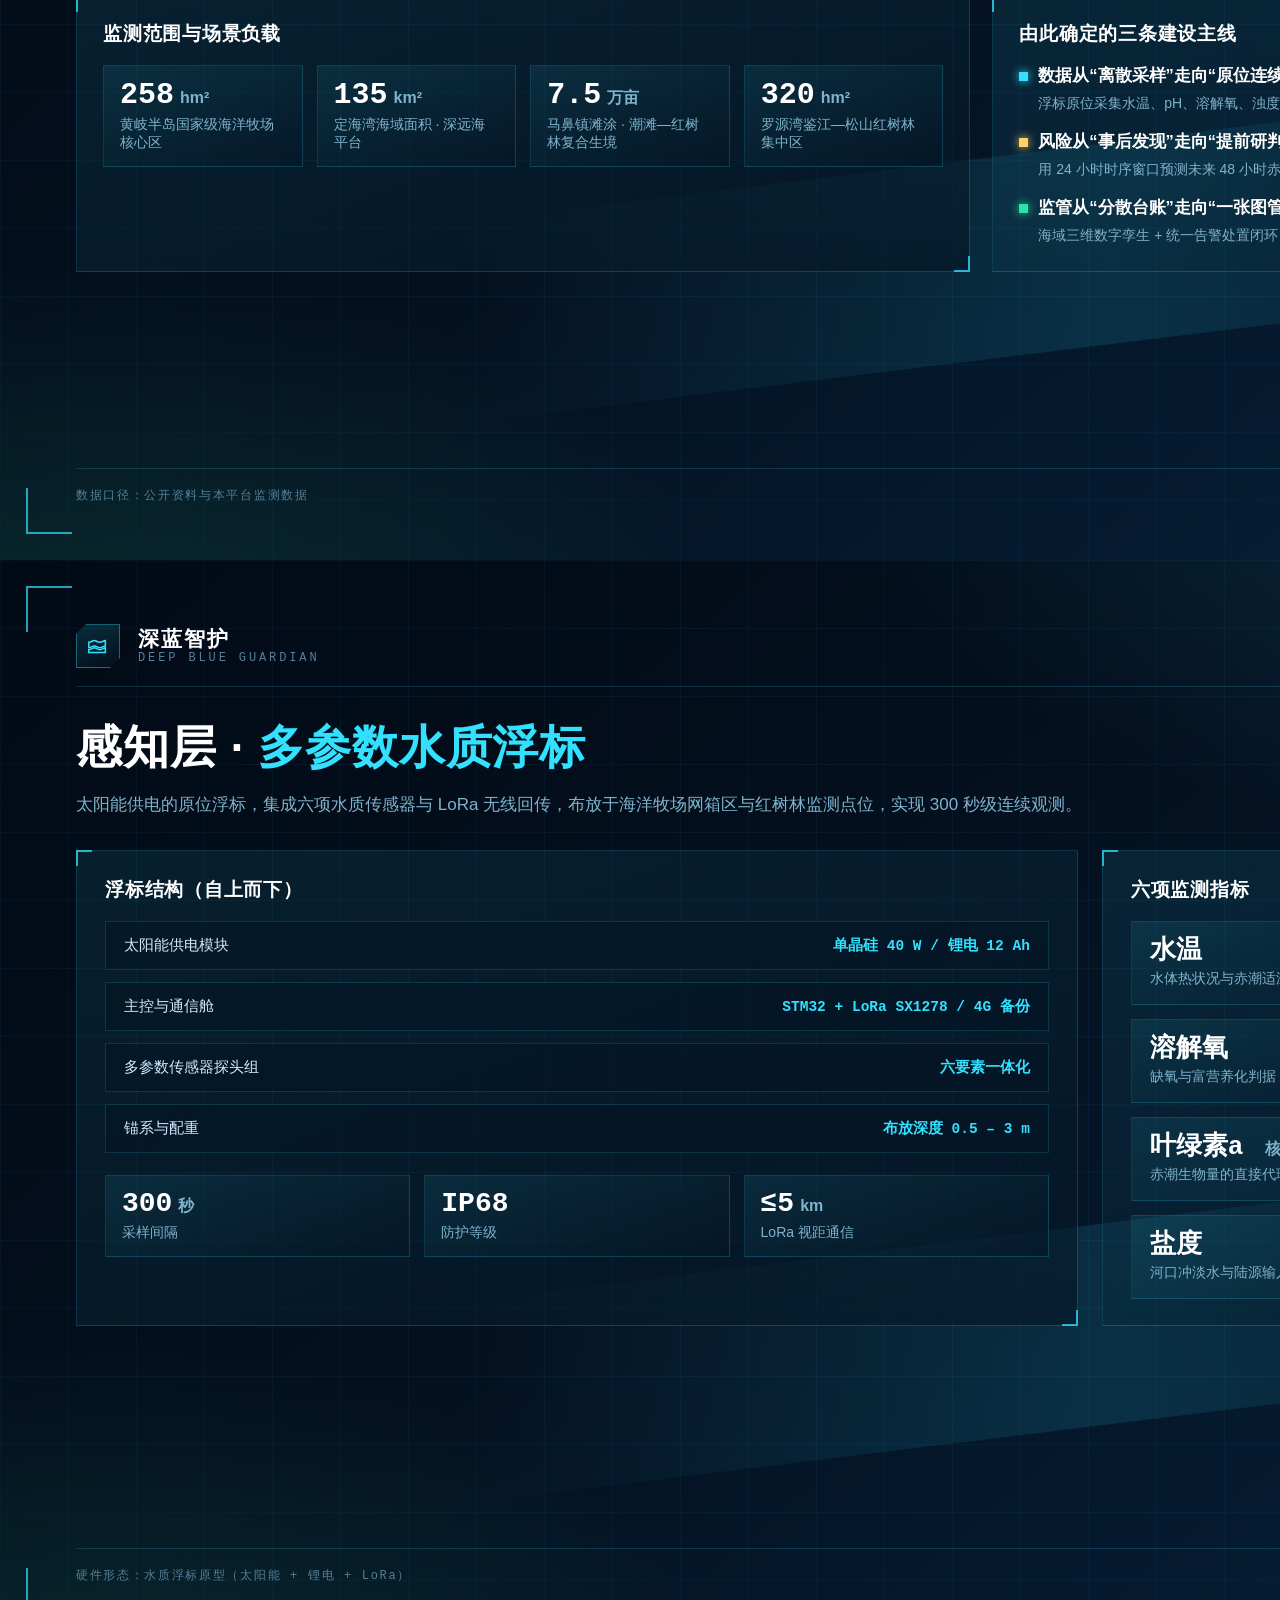
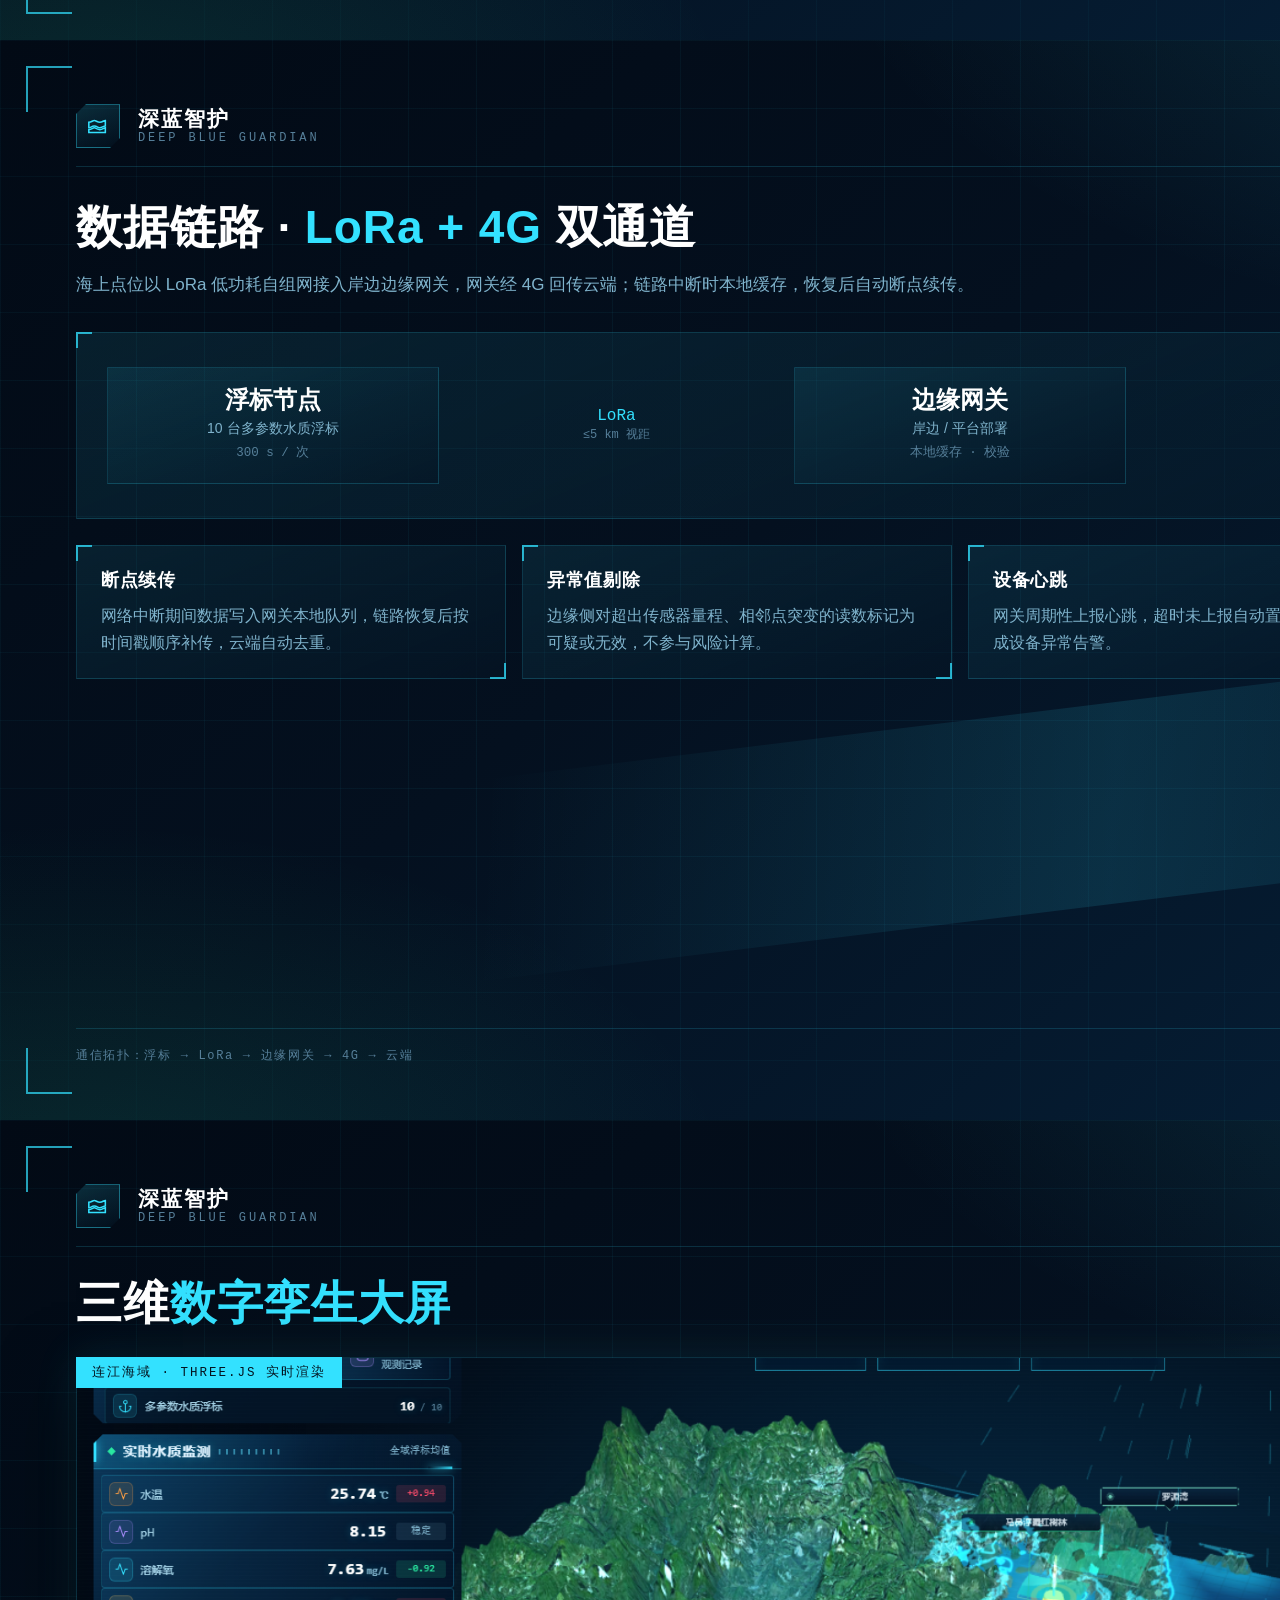
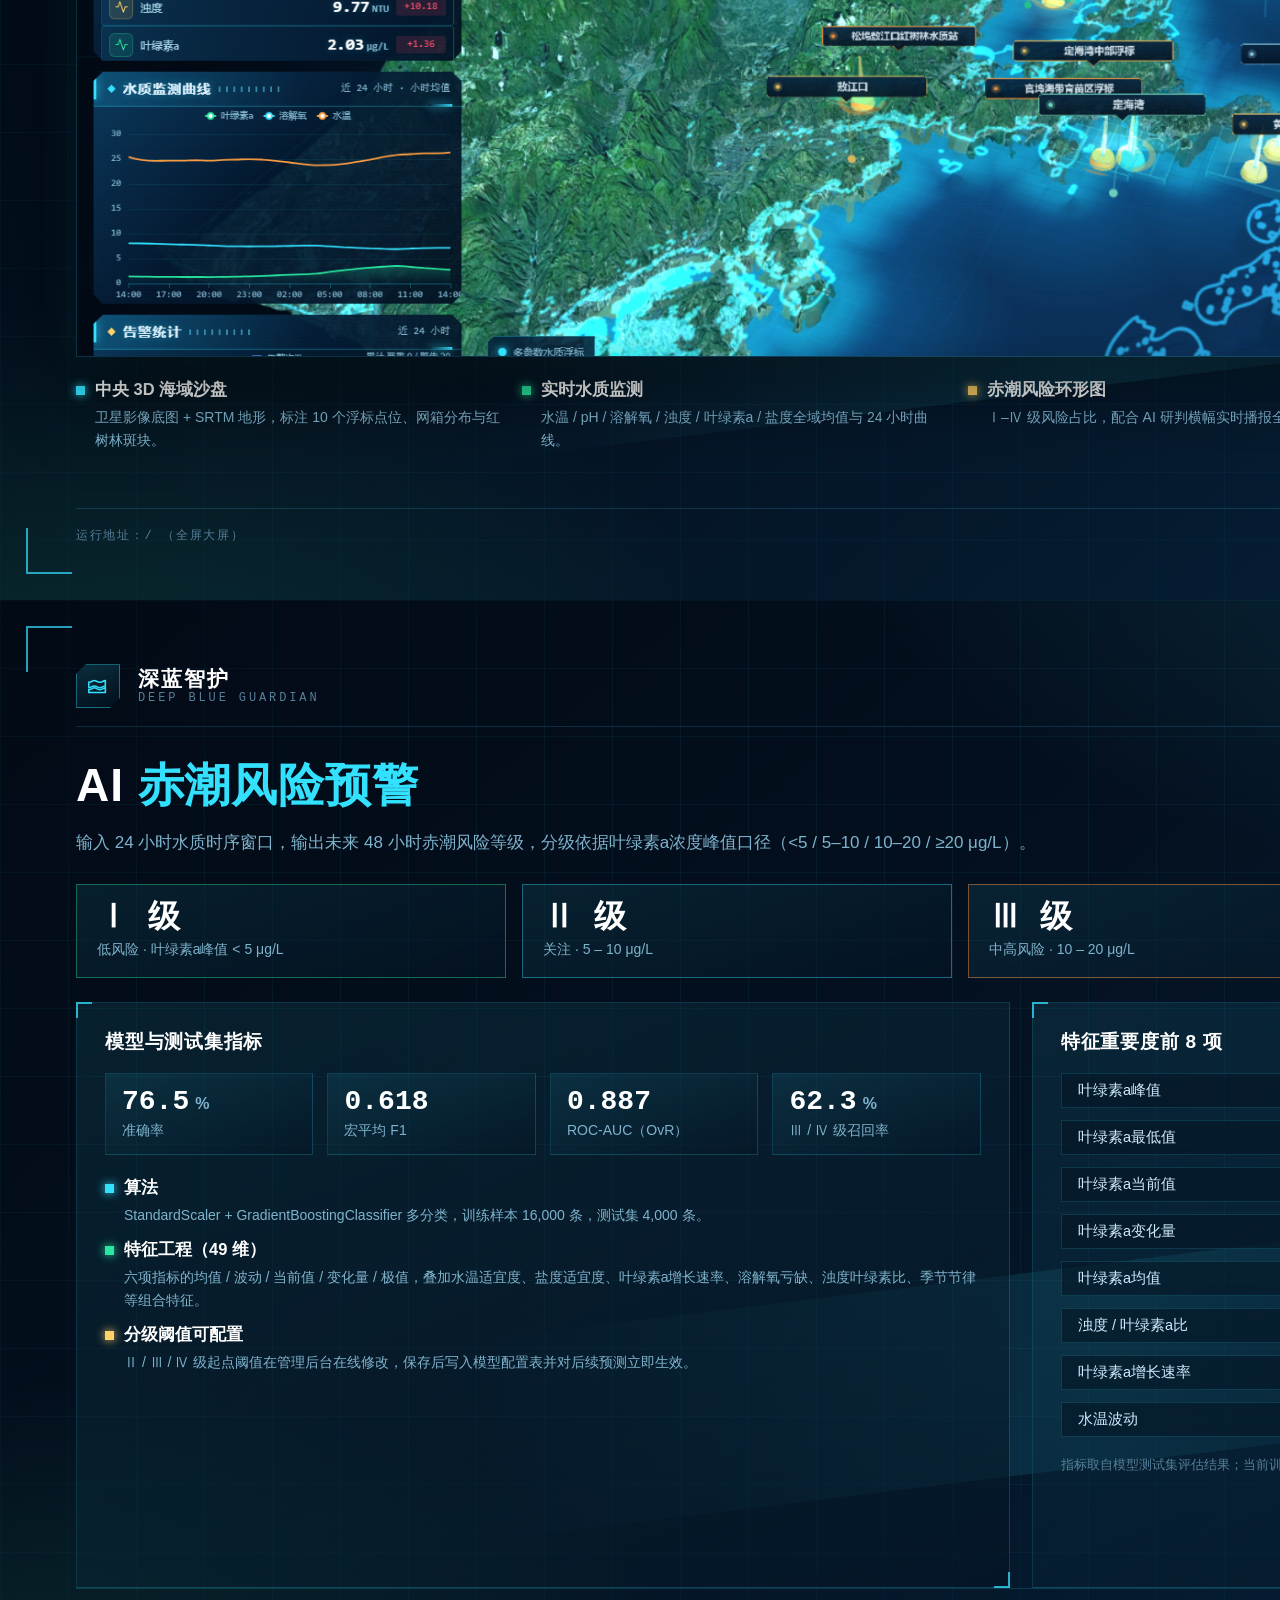
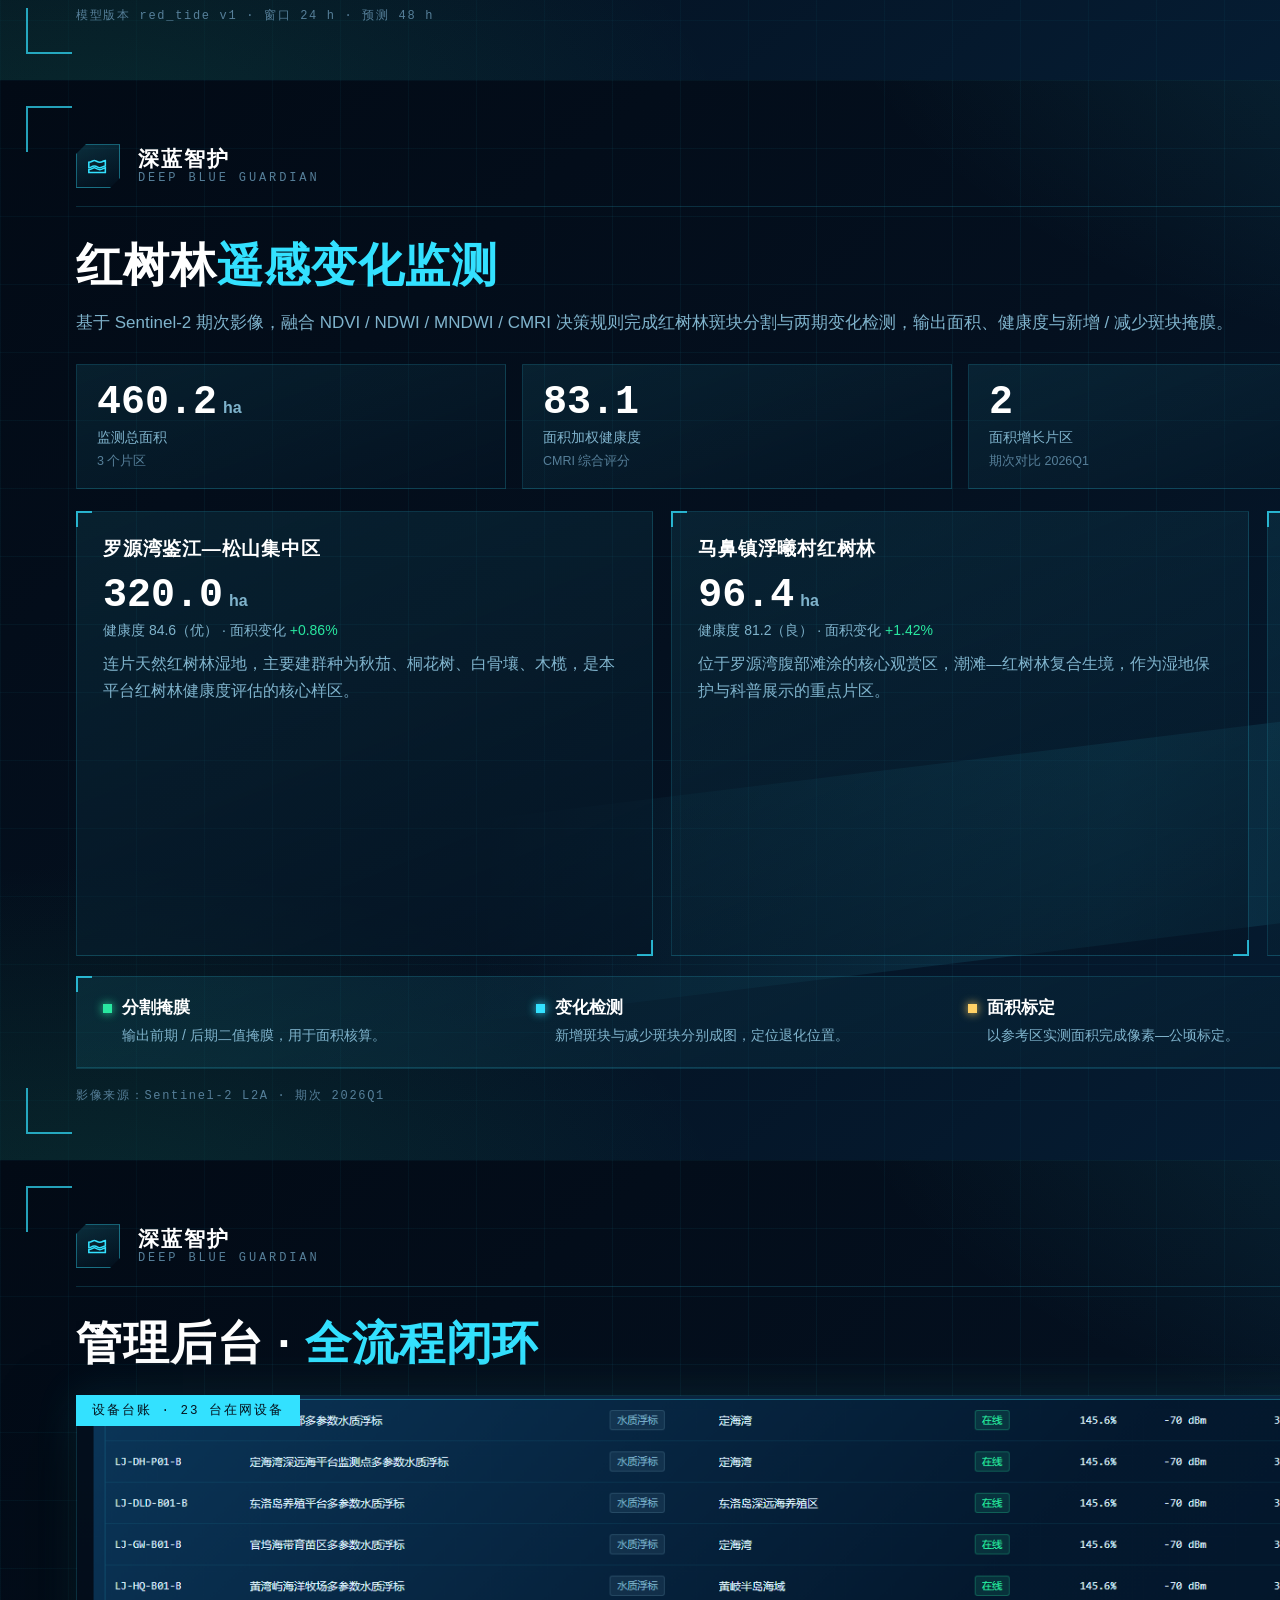
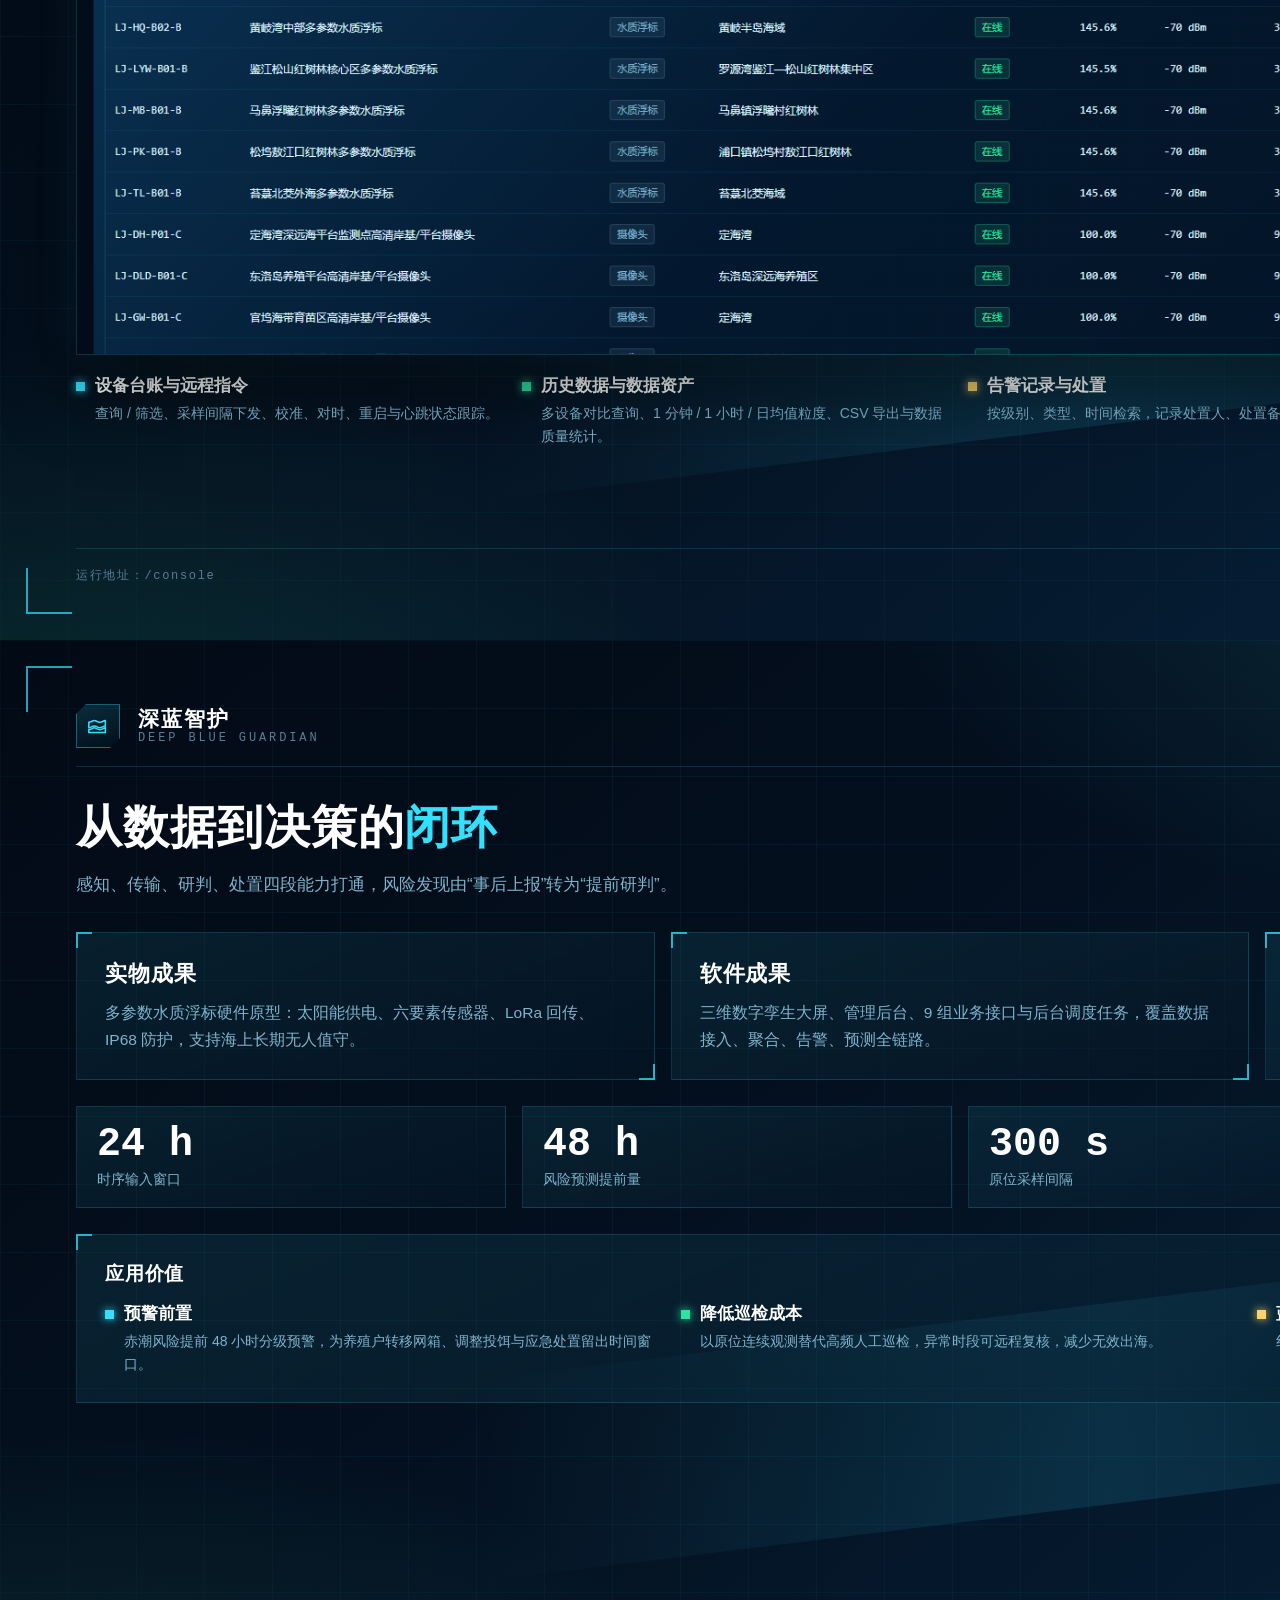
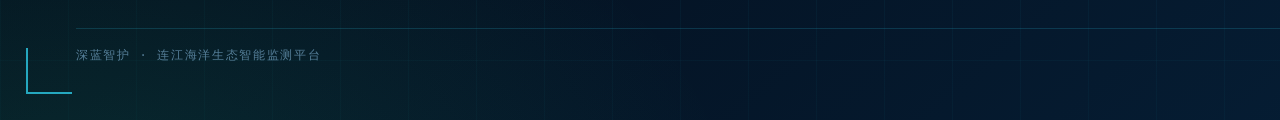
<file: docs/posters/deck.html>
<!DOCTYPE html>
<html lang="zh-CN">
<head>
<meta charset="UTF-8">
<title>深蓝智护 · 演示海报与模板</title>
<style>
  :root {
    --bg: #04101f;
    --bg-deep: #020a15;
    --panel: rgba(9, 36, 64, 0.55);
    --panel-solid: #092440;
    --line: rgba(51, 225, 255, 0.38);
    --line-soft: rgba(51, 225, 255, 0.16);
    --line-strong: rgba(51, 225, 255, 0.7);
    --cyan: #33e1ff;
    --green: #29e7a0;
    --yellow: #ffd166;
    --orange: #ff9f43;
    --red: #ff4d6d;
    --purple: #a78bfa;
    --blue: #4c8dff;
    --text: #dff3ff;
    --text-dim: #7fb3cc;
    --text-mute: #567f99;
    --sans: "Microsoft YaHei", "PingFang SC", "Hiragino Sans GB", "Segoe UI", sans-serif;
    --mono: Consolas, "SFMono-Regular", "Courier New", monospace;
  }
  * { box-sizing: border-box; margin: 0; padding: 0; }
  body { background: #01060d; font-family: var(--sans); -webkit-font-smoothing: antialiased; }

  .poster {
    position: relative;
    width: 1920px;
    height: 1080px;
    padding: 64px 76px 56px;
    overflow: hidden;
    color: var(--text);
    background:
      radial-gradient(1400px 700px at 88% -12%, rgba(51, 225, 255, 0.16), transparent 62%),
      radial-gradient(1100px 640px at 4% 108%, rgba(41, 231, 160, 0.12), transparent 60%),
      linear-gradient(140deg, #020a15 0%, #04101f 42%, #06233d 100%);
    display: flex;
    flex-direction: column;
  }
  /* 网格与光带 */
  .poster::before {
    content: "";
    position: absolute;
    inset: 0;
    background-image:
      linear-gradient(rgba(51, 225, 255, 0.05) 1px, transparent 1px),
      linear-gradient(90deg, rgba(51, 225, 255, 0.05) 1px, transparent 1px);
    background-size: 68px 68px;
    mask-image: radial-gradient(120% 100% at 50% 40%, #000 35%, transparent 100%);
    -webkit-mask-image: radial-gradient(120% 100% at 50% 40%, #000 35%, transparent 100%);
    pointer-events: none;
  }
  .poster::after {
    content: "";
    position: absolute;
    left: -20%;
    top: 62%;
    width: 150%;
    height: 200px;
    background: linear-gradient(100deg, transparent 30%, rgba(51, 225, 255, 0.12) 52%, transparent 74%);
    transform: rotate(-7deg);
    pointer-events: none;
  }
  .poster > * { position: relative; z-index: 2; }
  .corner { position: absolute; width: 46px; height: 46px; border: 2px solid var(--cyan); opacity: 0.7; pointer-events: none; z-index: 3; }
  .corner.tl { top: 26px; left: 26px; border-right: 0; border-bottom: 0; }
  .corner.tr { top: 26px; right: 26px; border-left: 0; border-bottom: 0; }
  .corner.bl { bottom: 26px; left: 26px; border-right: 0; border-top: 0; }
  .corner.br { bottom: 26px; right: 26px; border-left: 0; border-top: 0; }

  /* 页眉 / 页脚 */
  .hd { display: flex; align-items: center; gap: 18px; padding-bottom: 18px; border-bottom: 1px solid var(--line-soft); flex: none; }
  .mark {
    width: 44px; height: 44px; flex: none; display: grid; place-items: center;
    border: 1px solid var(--line); color: var(--cyan);
    background: linear-gradient(160deg, rgba(51, 225, 255, 0.16), rgba(4, 20, 36, 0.4));
    clip-path: polygon(10px 0, 100% 0, 100% calc(100% - 10px), calc(100% - 10px) 100%, 0 100%, 0 10px);
  }
  .mark svg { width: 22px; height: 22px; }
  .hd .bt { display: flex; flex-direction: column; line-height: 1.2; }
  .hd .bt b { font-size: 21px; font-weight: 800; letter-spacing: 0.1em; color: #fff; }
  .hd .bt i { font-style: normal; font-size: 12px; letter-spacing: 0.24em; color: var(--text-mute); font-family: var(--mono); }
  .hd .sp { flex: 1; }
  .hd .sec { font-family: var(--mono); font-size: 13px; letter-spacing: 0.2em; color: var(--cyan); }
  .hd .no { font-family: var(--mono); font-size: 13px; letter-spacing: 0.16em; color: var(--text-mute); }
  .ft {
    margin-top: auto; padding-top: 18px; border-top: 1px solid var(--line-soft);
    display: flex; align-items: center; gap: 16px; flex: none;
    font-family: var(--mono); font-size: 12px; letter-spacing: 0.14em; color: var(--text-mute);
  }
  .ft .sp { flex: 1; }

  /* 通用组件 */
  .cut { clip-path: polygon(14px 0, 100% 0, 100% calc(100% - 14px), calc(100% - 14px) 100%, 0 100%, 0 14px); }
  .card {
    position: relative;
    border: 1px solid var(--line-soft);
    background: linear-gradient(158deg, rgba(51, 225, 255, 0.09), rgba(4, 20, 36, 0.62));
    padding: 22px 24px;
  }
  .card::before, .card::after { content: ""; position: absolute; width: 14px; height: 14px; border: 2px solid var(--cyan); opacity: 0.75; }
  .card::before { top: -1px; left: -1px; border-right: 0; border-bottom: 0; }
  .card::after { bottom: -1px; right: -1px; border-left: 0; border-top: 0; }
  .card h3 { font-size: 22px; font-weight: 700; color: #fff; letter-spacing: 0.04em; }
  .card p { font-size: 15.5px; line-height: 1.75; color: var(--text-dim); margin-top: 10px; }
  .num { font-family: var(--mono); }
  .mute { color: var(--text-mute); }
  .cy { color: var(--cyan); }
  .gr { color: var(--green); }
  .yl { color: var(--yellow); }
  .or { color: var(--orange); }
  .rd { color: var(--red); }
  .pu { color: var(--purple); }

  .title { font-size: 46px; font-weight: 800; letter-spacing: 0.02em; color: #fff; }
  .title .hl { color: var(--cyan); }
  .subtitle { font-size: 17px; color: var(--text-dim); margin-top: 12px; line-height: 1.7; max-width: 1180px; }

  .chip {
    display: inline-flex; align-items: center; gap: 8px;
    padding: 7px 16px; border: 1px solid var(--line-soft);
    background: rgba(4, 20, 36, 0.6); font-size: 14.5px; color: #cfeaff; white-space: nowrap;
  }
  .chip b { color: var(--cyan); font-family: var(--mono); font-weight: 700; }

  .statgrid { display: grid; gap: 16px; }
  .stat {
    border: 1px solid var(--line-soft); padding: 18px 20px;
    background: linear-gradient(160deg, rgba(51, 225, 255, 0.09), rgba(4, 20, 36, 0.55));
    display: flex; flex-direction: column; gap: 6px;
  }
  .stat .v { font-family: var(--mono); font-size: 40px; font-weight: 700; color: #fff; line-height: 1; }
  .stat .v small { font-size: 16px; color: var(--text-dim); margin-left: 6px; font-family: var(--sans); }
  .stat .k { font-size: 14px; color: var(--text-dim); }
  .stat .s { font-size: 12.5px; color: var(--text-mute); }

  .shot {
    position: relative; width: 100%; display: block; object-fit: cover;
    border: 1px solid var(--line-soft);
    box-shadow: 0 30px 70px rgba(0, 0, 0, 0.55), 0 0 40px rgba(51, 225, 255, 0.12);
  }
  .shot-wrap { position: relative; }
  .shot-wrap .tag {
    position: absolute; left: 0; top: 0; z-index: 3;
    padding: 7px 16px; font-family: var(--mono); font-size: 12.5px; letter-spacing: 0.16em;
    color: #04131f; background: var(--cyan);
  }
  .callout { display: flex; gap: 10px; align-items: flex-start; }
  .callout .dot { width: 9px; height: 9px; flex: none; margin-top: 7px; background: var(--cyan); box-shadow: 0 0 10px var(--cyan); }
  .callout .dot.g { background: var(--green); box-shadow: 0 0 10px var(--green); }
  .callout .dot.y { background: var(--yellow); box-shadow: 0 0 10px var(--yellow); }
  .callout .dot.r { background: var(--red); box-shadow: 0 0 10px var(--red); }
  .callout b { display: block; font-size: 16.5px; color: #fff; margin-bottom: 5px; }
  .callout span { font-size: 14px; color: var(--text-dim); line-height: 1.65; }
</style>
</head>
<body>

<!-- ============ 00 主视觉 ============ -->
<section class="poster" id="p0">
  <span class="corner tl"></span><span class="corner tr"></span><span class="corner bl"></span><span class="corner br"></span>
  <div class="hd">
    <div class="mark"><svg viewBox="0 0 24 24" fill="none" stroke="currentColor" stroke-width="1.7"><path d="M2 8c3 0 4-2 6-2s3 2 6 2 4-2 6-2v6c-2 0-4 2-6 2s-3-2-6-2-4 2-6 2z"/><path d="M2 16c3 0 4-2 6-2s3 2 6 2 4-2 6-2v5H2z"/></svg></div>
    <div class="bt"><b>深蓝智护</b><i>DEEP BLUE GUARDIAN</i></div>
    <div class="sp"></div>
    <div class="sec">PROJECT SHOWCASE</div>
    <div class="no">01 / 09</div>
  </div>

  <div style="display:grid;grid-template-columns:1fr 900px;gap:56px;align-items:center;flex:1;padding:34px 0;">
    <div>
      <div class="chip"><b>LIANJIANG · FUJIAN</b> 连江县海洋牧场与红树林湿地</div>
      <div style="font-size:96px;font-weight:900;letter-spacing:0.06em;line-height:1.06;margin-top:26px;background:linear-gradient(100deg,#ffffff 20%,#8ce9ff 58%,#33e1ff 100%);-webkit-background-clip:text;background-clip:text;color:transparent;">深蓝智护</div>
      <div style="font-size:34px;font-weight:700;color:#bfe9ff;letter-spacing:0.14em;margin-top:6px;">连江海洋生态智能监测平台</div>
      <p style="font-size:18px;line-height:1.85;color:var(--text-dim);margin-top:24px;max-width:840px;">
        面向连江县海洋牧场与红树林湿地的<strong style="color:#fff;">软硬件一体化监测平台</strong>：多参数水质浮标完成原位采集，LoRa + 4G 双通道回传至边缘网关，云端完成存储、聚合、告警与 AI 赤潮风险分级，最终以海域三维数字孪生大屏与全流程管理后台呈现。
      </p>
      <div style="display:flex;gap:12px;margin-top:26px;flex-wrap:wrap;">
        <span class="chip">物联网感知</span>
        <span class="chip">边缘计算</span>
        <span class="chip">数字孪生</span>
        <span class="chip">AI 赤潮预警</span>
        <span class="chip">遥感生态监测</span>
      </div>
    </div>
    <div class="shot-wrap">
      <span class="tag">三维数字孪生大屏 · 实时运行</span>
      <img class="shot" src="assets/screen.png" alt="数字孪生大屏">
    </div>
  </div>

  <div class="ft"><span>福建省福州市连江县</span><span>·</span><span>黄岐半岛 / 定海湾 / 罗源湾 / 敖江口</span><span class="sp"></span><span>LIANJIANG OCEAN ECOLOGICAL DIGITAL TWIN</span></div>
</section>

<!-- ============ 01 背景与痛点 ============ -->
<section class="poster" id="p1">
  <span class="corner tl"></span><span class="corner tr"></span><span class="corner bl"></span><span class="corner br"></span>
  <div class="hd">
    <div class="mark"><svg viewBox="0 0 24 24" fill="none" stroke="currentColor" stroke-width="1.7"><path d="M2 8c3 0 4-2 6-2s3 2 6 2 4-2 6-2v6c-2 0-4 2-6 2s-3-2-6-2-4 2-6 2z"/><path d="M2 16c3 0 4-2 6-2s3 2 6 2 4-2 6-2v5H2z"/></svg></div>
    <div class="bt"><b>深蓝智护</b><i>DEEP BLUE GUARDIAN</i></div>
    <div class="sp"></div>
    <div class="sec">BACKGROUND &amp; PAIN POINTS</div>
    <div class="no">02 / 09</div>
  </div>

  <div style="padding:30px 0 0;flex:1;display:flex;flex-direction:column;">
    <div class="title">连江海域的<span class="hl">监测困局</span></div>
    <div class="subtitle">连江海域同时承受陆源排污、养殖自身污染、台风风暴潮与气候变暖的多重压力，是典型的高强度开发与高生态敏感度叠加区域，传统监测手段难以支撑小时级风险预警。</div>

    <div class="statgrid" style="grid-template-columns:repeat(4,1fr);margin-top:34px;">
      <div class="card"><h3><span class="rd num">01</span> 巡检成本高</h3><p>人工乘船采样、送检，单次巡检周期通常 3–7 天，无法发现小时级的突发水质异常，人力与船艇成本长期居高不下。</p></div>
      <div class="card"><h3><span class="rd num">02</span> 赤潮预警滞后</h3><p>赤潮主要依赖渔民经验与肉眼观测上报，往往在水色异常时已进入暴发期，错过应急处置窗口。</p></div>
      <div class="card"><h3><span class="rd num">03</span> 数据孤岛严重</h3><p>水质参数分散在不同部门与不同厂商系统，量纲与口径不统一，无法统一可视化与横向比对。</p></div>
      <div class="card"><h3><span class="rd num">04</span> 湿地缺连续观测</h3><p>红树林保护以季度或年度遥感影像为主，缺少长期连续的多要素监测，退化过程难以被捕捉。</p></div>
    </div>

    <div style="display:grid;grid-template-columns:1.05fr 1fr;gap:22px;margin-top:26px;">
      <div class="card" style="padding:24px 26px;">
        <h3 style="font-size:19px;">监测范围与场景负载</h3>
        <div style="display:grid;grid-template-columns:repeat(4,1fr);gap:14px;margin-top:18px;">
          <div class="stat" style="padding:14px 16px;"><div class="v" style="font-size:30px;">258<small>hm²</small></div><div class="k">黄岐半岛国家级海洋牧场核心区</div></div>
          <div class="stat" style="padding:14px 16px;"><div class="v" style="font-size:30px;">135<small>km²</small></div><div class="k">定海湾海域面积 · 深远海平台</div></div>
          <div class="stat" style="padding:14px 16px;"><div class="v" style="font-size:30px;">7.5<small>万亩</small></div><div class="k">马鼻镇滩涂 · 潮滩—红树林复合生境</div></div>
          <div class="stat" style="padding:14px 16px;"><div class="v" style="font-size:30px;">320<small>hm²</small></div><div class="k">罗源湾鉴江—松山红树林集中区</div></div>
        </div>
      </div>
      <div class="card" style="padding:24px 26px;">
        <h3 style="font-size:19px;">由此确定的三条建设主线</h3>
        <div style="display:flex;flex-direction:column;gap:16px;margin-top:18px;">
          <div class="callout"><span class="dot"></span><div><b>数据从“离散采样”走向“原位连续”</b><span>浮标原位采集水温、pH、溶解氧、浊度、叶绿素a、盐度，采样间隔 300 秒。</span></div></div>
          <div class="callout"><span class="dot y"></span><div><b>风险从“事后发现”走向“提前研判”</b><span>用 24 小时时序窗口预测未来 48 小时赤潮风险等级，输出 Ⅰ / Ⅱ / Ⅲ / Ⅳ 四级结果。</span></div></div>
          <div class="callout"><span class="dot g"></span><div><b>监管从“分散台账”走向“一张图管理”</b><span>海域三维数字孪生 + 统一告警处置闭环 + 红树林遥感期次比对。</span></div></div>
        </div>
      </div>
    </div>
  </div>

  <div class="ft"><span>数据口径：公开资料与本平台监测数据</span><span class="sp"></span><span>02 · BACKGROUND</span></div>
</section>

<!-- ============ 02 感知层硬件 ============ -->
<section class="poster" id="p2">
  <span class="corner tl"></span><span class="corner tr"></span><span class="corner bl"></span><span class="corner br"></span>
  <div class="hd">
    <div class="mark"><svg viewBox="0 0 24 24" fill="none" stroke="currentColor" stroke-width="1.7"><path d="M2 8c3 0 4-2 6-2s3 2 6 2 4-2 6-2v6c-2 0-4 2-6 2s-3-2-6-2-4 2-6 2z"/><path d="M2 16c3 0 4-2 6-2s3 2 6 2 4-2 6-2v5H2z"/></svg></div>
    <div class="bt"><b>深蓝智护</b><i>DEEP BLUE GUARDIAN</i></div>
    <div class="sp"></div>
    <div class="sec">SENSING LAYER</div>
    <div class="no">03 / 09</div>
  </div>

  <div style="padding:30px 0 0;flex:1;display:flex;flex-direction:column;">
    <div class="title">感知层 · <span class="hl">多参数水质浮标</span></div>
    <div class="subtitle">太阳能供电的原位浮标，集成六项水质传感器与 LoRa 无线回传，布放于海洋牧场网箱区与红树林监测点位，实现 300 秒级连续观测。</div>

    <div style="display:grid;grid-template-columns:1.35fr 1fr;gap:24px;margin-top:30px;align-items:stretch;">
      <div class="card" style="padding:26px 28px;">
        <h3 style="font-size:19px;">浮标结构（自上而下）</h3>
        <div style="display:flex;flex-direction:column;gap:12px;margin-top:18px;">
          <div class="chip" style="justify-content:space-between;width:100%;padding:14px 18px;"><span>太阳能供电模块</span><b>单晶硅 40 W / 锂电 12 Ah</b></div>
          <div class="chip" style="justify-content:space-between;width:100%;padding:14px 18px;"><span>主控与通信舱</span><b>STM32 + LoRa SX1278 / 4G 备份</b></div>
          <div class="chip" style="justify-content:space-between;width:100%;padding:14px 18px;"><span>多参数传感器探头组</span><b>六要素一体化</b></div>
          <div class="chip" style="justify-content:space-between;width:100%;padding:14px 18px;"><span>锚系与配重</span><b>布放深度 0.5 – 3 m</b></div>
        </div>
        <div style="display:grid;grid-template-columns:repeat(3,1fr);gap:14px;margin-top:22px;">
          <div class="stat" style="padding:14px 16px;"><div class="v" style="font-size:28px;">300<small>秒</small></div><div class="k">采样间隔</div></div>
          <div class="stat" style="padding:14px 16px;"><div class="v" style="font-size:28px;">IP68</div><div class="k">防护等级</div></div>
          <div class="stat" style="padding:14px 16px;"><div class="v" style="font-size:28px;">≤5<small>km</small></div><div class="k">LoRa 视距通信</div></div>
        </div>
      </div>

      <div class="card" style="padding:26px 28px;">
        <h3 style="font-size:19px;">六项监测指标</h3>
        <div style="display:grid;grid-template-columns:repeat(2,1fr);gap:14px;margin-top:18px;">
          <div class="stat" style="padding:16px 18px;"><div class="v" style="font-size:26px;">水温</div><div class="k">水体热状况与赤潮适温窗口</div></div>
          <div class="stat" style="padding:16px 18px;"><div class="v" style="font-size:26px;">pH</div><div class="k">藻华光合作用强度指示</div></div>
          <div class="stat" style="padding:16px 18px;"><div class="v" style="font-size:26px;">溶解氧</div><div class="k">缺氧与富营养化判据</div></div>
          <div class="stat" style="padding:16px 18px;"><div class="v" style="font-size:26px;">浊度</div><div class="k">悬浮物与水体扰动程度</div></div>
          <div class="stat" style="padding:16px 18px;grid-column:span 2;"><div class="v" style="font-size:26px;">叶绿素a <small>核心预警指标</small></div><div class="k">赤潮生物量的直接代理变量，风险分级依据其未来 48 小时峰值</div></div>
          <div class="stat" style="padding:16px 18px;grid-column:span 2;"><div class="v" style="font-size:26px;">盐度</div><div class="k">河口冲淡水与陆源输入影响，用于校正藻华成因判断</div></div>
        </div>
      </div>
    </div>
  </div>

  <div class="ft"><span>硬件形态：水质浮标原型（太阳能 + 锂电 + LoRa）</span><span class="sp"></span><span>03 · SENSING</span></div>
</section>

<!-- ============ 03 通信与边缘 ============ -->
<section class="poster" id="p3">
  <span class="corner tl"></span><span class="corner tr"></span><span class="corner bl"></span><span class="corner br"></span>
  <div class="hd">
    <div class="mark"><svg viewBox="0 0 24 24" fill="none" stroke="currentColor" stroke-width="1.7"><path d="M2 8c3 0 4-2 6-2s3 2 6 2 4-2 6-2v6c-2 0-4 2-6 2s-3-2-6-2-4 2-6 2z"/><path d="M2 16c3 0 4-2 6-2s3 2 6 2 4-2 6-2v5H2z"/></svg></div>
    <div class="bt"><b>深蓝智护</b><i>DEEP BLUE GUARDIAN</i></div>
    <div class="sp"></div>
    <div class="sec">NETWORK &amp; EDGE</div>
    <div class="no">04 / 09</div>
  </div>

  <div style="padding:30px 0 0;flex:1;display:flex;flex-direction:column;">
    <div class="title">数据链路 · <span class="hl">LoRa + 4G</span> 双通道</div>
    <div class="subtitle">海上点位以 LoRa 低功耗自组网接入岸边边缘网关，网关经 4G 回传云端；链路中断时本地缓存，恢复后自动断点续传。</div>

    <div class="card" style="margin-top:32px;padding:34px 30px;">
      <div style="display:grid;grid-template-columns:repeat(5,1fr);gap:12px;align-items:center;">
        <div class="stat" style="align-items:center;text-align:center;padding:22px 16px;"><div class="v" style="font-size:24px;">浮标节点</div><div class="k">10 台多参数水质浮标</div><div class="s num">300 s / 次</div></div>
        <div style="text-align:center;" class="cy num">LoRa<br><span class="mute" style="font-size:12px;">≤5 km 视距</span></div>
        <div class="stat" style="align-items:center;text-align:center;padding:22px 16px;"><div class="v" style="font-size:24px;">边缘网关</div><div class="k">岸边 / 平台部署</div><div class="s num">本地缓存 · 校验</div></div>
        <div style="text-align:center;" class="cy num">4G<br><span class="mute" style="font-size:12px;">公网回传</span></div>
        <div class="stat" style="align-items:center;text-align:center;padding:22px 16px;"><div class="v" style="font-size:24px;">云端平台</div><div class="k">FastAPI + SQLite</div><div class="s num">存储 · 聚合 · 告警</div></div>
      </div>
    </div>

    <div class="statgrid" style="grid-template-columns:repeat(4,1fr);margin-top:26px;">
      <div class="card"><h3 style="font-size:18px;">断点续传</h3><p>网络中断期间数据写入网关本地队列，链路恢复后按时间戳顺序补传，云端自动去重。</p></div>
      <div class="card"><h3 style="font-size:18px;">异常值剔除</h3><p>边缘侧对超出传感器量程、相邻点突变的读数标记为可疑或无效，不参与风险计算。</p></div>
      <div class="card"><h3 style="font-size:18px;">设备心跳</h3><p>网关周期性上报心跳，超时未上报自动置为离线并生成设备异常告警。</p></div>
      <div class="card"><h3 style="font-size:18px;">低功耗策略</h3><p>非采样时段进入休眠，配合太阳能与锂电，支持海上长期无人值守运行。</p></div>
    </div>
  </div>

  <div class="ft"><span>通信拓扑：浮标 → LoRa → 边缘网关 → 4G → 云端</span><span class="sp"></span><span>04 · LINK</span></div>
</section>

<!-- ============ 04 数字孪生大屏 ============ -->
<section class="poster" id="p4">
  <span class="corner tl"></span><span class="corner tr"></span><span class="corner bl"></span><span class="corner br"></span>
  <div class="hd">
    <div class="mark"><svg viewBox="0 0 24 24" fill="none" stroke="currentColor" stroke-width="1.7"><path d="M2 8c3 0 4-2 6-2s3 2 6 2 4-2 6-2v6c-2 0-4 2-6 2s-3-2-6-2-4 2-6 2z"/><path d="M2 16c3 0 4-2 6-2s3 2 6 2 4-2 6-2v5H2z"/></svg></div>
    <div class="bt"><b>深蓝智护</b><i>DEEP BLUE GUARDIAN</i></div>
    <div class="sp"></div>
    <div class="sec">DIGITAL TWIN SCREEN</div>
    <div class="no">05 / 09</div>
  </div>

  <div style="padding:26px 0 0;flex:1;display:flex;flex-direction:column;">
    <div style="display:flex;align-items:flex-end;gap:24px;">
      <div class="title" style="flex:1;">三维<span class="hl">数字孪生大屏</span></div>
      <div style="display:flex;gap:10px;">
        <span class="chip">左中右三栏</span><span class="chip">3D 海域沙盘</span><span class="chip">实时告警弹窗</span>
      </div>
    </div>

    <div class="shot-wrap" style="margin-top:22px;">
      <span class="tag">连江海域 · THREE.JS 实时渲染</span>
      <img class="shot" src="assets/screen.png" alt="数字孪生大屏" style="height:600px;">
    </div>

    <div class="statgrid" style="grid-template-columns:repeat(4,1fr);margin-top:22px;">
      <div class="callout"><span class="dot"></span><div><b>中央 3D 海域沙盘</b><span>卫星影像底图 + SRTM 地形，标注 10 个浮标点位、网箱分布与红树林斑块。</span></div></div>
      <div class="callout"><span class="dot g"></span><div><b>实时水质监测</b><span>水温 / pH / 溶解氧 / 浊度 / 叶绿素a / 盐度全域均值与 24 小时曲线。</span></div></div>
      <div class="callout"><span class="dot y"></span><div><b>赤潮风险环形图</b><span>Ⅰ–Ⅳ 级风险占比，配合 AI 研判横幅实时播报全域风险。</span></div></div>
      <div class="callout"><span class="dot r"></span><div><b>告警弹窗与状态栏</b><span>越限与模型预警即时弹出，底部状态栏汇总设备在线率与通道状态。</span></div></div>
    </div>
  </div>

  <div class="ft"><span>运行地址：/ （全屏大屏）</span><span class="sp"></span><span>05 · DIGITAL TWIN</span></div>
</section>

<!-- ============ 05 AI 赤潮预警 ============ -->
<section class="poster" id="p5">
  <span class="corner tl"></span><span class="corner tr"></span><span class="corner bl"></span><span class="corner br"></span>
  <div class="hd">
    <div class="mark"><svg viewBox="0 0 24 24" fill="none" stroke="currentColor" stroke-width="1.7"><path d="M2 8c3 0 4-2 6-2s3 2 6 2 4-2 6-2v6c-2 0-4 2-6 2s-3-2-6-2-4 2-6 2z"/><path d="M2 16c3 0 4-2 6-2s3 2 6 2 4-2 6-2v5H2z"/></svg></div>
    <div class="bt"><b>深蓝智护</b><i>DEEP BLUE GUARDIAN</i></div>
    <div class="sp"></div>
    <div class="sec">AI RED-TIDE FORECAST</div>
    <div class="no">06 / 09</div>
  </div>

  <div style="padding:28px 0 0;flex:1;display:flex;flex-direction:column;">
    <div class="title">AI <span class="hl">赤潮风险预警</span></div>
    <div class="subtitle">输入 24 小时水质时序窗口，输出未来 48 小时赤潮风险等级，分级依据叶绿素a浓度峰值口径（&lt;5 / 5–10 / 10–20 / ≥20 μg/L）。</div>

    <div style="display:grid;grid-template-columns:repeat(4,1fr);gap:16px;margin-top:26px;">
      <div class="stat" style="border-color:rgba(41,231,160,.4);"><div class="v gr" style="font-size:32px;">Ⅰ 级</div><div class="k">低风险 · 叶绿素a峰值 &lt; 5 μg/L</div></div>
      <div class="stat" style="border-color:rgba(51,225,255,.4);"><div class="v cy" style="font-size:32px;">Ⅱ 级</div><div class="k">关注 · 5 – 10 μg/L</div></div>
      <div class="stat" style="border-color:rgba(255,159,67,.45);"><div class="v or" style="font-size:32px;">Ⅲ 级</div><div class="k">中高风险 · 10 – 20 μg/L</div></div>
      <div class="stat" style="border-color:rgba(255,77,109,.45);"><div class="v rd" style="font-size:32px;">Ⅳ 级</div><div class="k">高风险 · ≥ 20 μg/L</div></div>
    </div>

    <div style="display:grid;grid-template-columns:1.15fr 1fr;gap:22px;margin-top:24px;flex:1;">
      <div class="card" style="padding:26px 28px;">
        <h3 style="font-size:19px;">模型与测试集指标</h3>
        <div style="display:grid;grid-template-columns:repeat(4,1fr);gap:14px;margin-top:18px;">
          <div class="stat" style="padding:14px 16px;"><div class="v" style="font-size:28px;">76.5<small>%</small></div><div class="k">准确率</div></div>
          <div class="stat" style="padding:14px 16px;"><div class="v" style="font-size:28px;">0.618</div><div class="k">宏平均 F1</div></div>
          <div class="stat" style="padding:14px 16px;"><div class="v" style="font-size:28px;">0.887</div><div class="k">ROC-AUC（OvR）</div></div>
          <div class="stat" style="padding:14px 16px;"><div class="v" style="font-size:28px;">62.3<small>%</small></div><div class="k">Ⅲ / Ⅳ 级召回率</div></div>
        </div>
        <div style="display:flex;flex-direction:column;gap:12px;margin-top:22px;">
          <div class="callout"><span class="dot"></span><div><b>算法</b><span>StandardScaler + GradientBoostingClassifier 多分类，训练样本 16,000 条，测试集 4,000 条。</span></div></div>
          <div class="callout"><span class="dot g"></span><div><b>特征工程（49 维）</b><span>六项指标的均值 / 波动 / 当前值 / 变化量 / 极值，叠加水温适宜度、盐度适宜度、叶绿素a增长速率、溶解氧亏缺、浊度叶绿素比、季节节律等组合特征。</span></div></div>
          <div class="callout"><span class="dot y"></span><div><b>分级阈值可配置</b><span>Ⅱ / Ⅲ / Ⅳ 级起点阈值在管理后台在线修改，保存后写入模型配置表并对后续预测立即生效。</span></div></div>
        </div>
      </div>

      <div class="card" style="padding:26px 28px;">
        <h3 style="font-size:19px;">特征重要度前 8 项</h3>
        <div style="display:flex;flex-direction:column;gap:12px;margin-top:18px;">
          <div class="chip" style="justify-content:space-between;width:100%;"><span>叶绿素a峰值</span><b>0.2159</b></div>
          <div class="chip" style="justify-content:space-between;width:100%;"><span>叶绿素a最低值</span><b>0.1258</b></div>
          <div class="chip" style="justify-content:space-between;width:100%;"><span>叶绿素a当前值</span><b>0.0911</b></div>
          <div class="chip" style="justify-content:space-between;width:100%;"><span>叶绿素a变化量</span><b>0.0752</b></div>
          <div class="chip" style="justify-content:space-between;width:100%;"><span>叶绿素a均值</span><b>0.0579</b></div>
          <div class="chip" style="justify-content:space-between;width:100%;"><span>浊度 / 叶绿素a比</span><b>0.0307</b></div>
          <div class="chip" style="justify-content:space-between;width:100%;"><span>叶绿素a增长速率</span><b>0.0277</b></div>
          <div class="chip" style="justify-content:space-between;width:100%;"><span>水温波动</span><b>0.0251</b></div>
        </div>
        <div style="margin-top:18px;font-size:12.5px;color:var(--text-mute);line-height:1.7;">指标取自模型测试集评估结果；当前训练集为物理仿真数据，接入真实观测数据后可复用同一特征工程与训练流程。</div>
      </div>
    </div>
  </div>

  <div class="ft"><span>模型版本 red_tide v1 · 窗口 24 h · 预测 48 h</span><span class="sp"></span><span>06 · AI FORECAST</span></div>
</section>

<!-- ============ 06 红树林遥感 ============ -->
<section class="poster" id="p6">
  <span class="corner tl"></span><span class="corner tr"></span><span class="corner bl"></span><span class="corner br"></span>
  <div class="hd">
    <div class="mark"><svg viewBox="0 0 24 24" fill="none" stroke="currentColor" stroke-width="1.7"><path d="M2 8c3 0 4-2 6-2s3 2 6 2 4-2 6-2v6c-2 0-4 2-6 2s-3-2-6-2-4 2-6 2z"/><path d="M2 16c3 0 4-2 6-2s3 2 6 2 4-2 6-2v5H2z"/></svg></div>
    <div class="bt"><b>深蓝智护</b><i>DEEP BLUE GUARDIAN</i></div>
    <div class="sp"></div>
    <div class="sec">MANGROVE MONITORING</div>
    <div class="no">07 / 09</div>
  </div>

  <div style="padding:28px 0 0;flex:1;display:flex;flex-direction:column;">
    <div class="title">红树林<span class="hl">遥感变化监测</span></div>
    <div class="subtitle">基于 Sentinel-2 期次影像，融合 NDVI / NDWI / MNDWI / CMRI 决策规则完成红树林斑块分割与两期变化检测，输出面积、健康度与新增 / 减少斑块掩膜。</div>

    <div class="statgrid" style="grid-template-columns:repeat(4,1fr);margin-top:26px;">
      <div class="stat"><div class="v">460.2<small>ha</small></div><div class="k">监测总面积</div><div class="s">3 个片区</div></div>
      <div class="stat"><div class="v gr">83.1</div><div class="k">面积加权健康度</div><div class="s">CMRI 综合评分</div></div>
      <div class="stat"><div class="v cy">2</div><div class="k">面积增长片区</div><div class="s">期次对比 2026Q1</div></div>
      <div class="stat"><div class="v yl">1</div><div class="k">面积减少片区</div><div class="s">敖江口受径流影响</div></div>
    </div>

    <div style="display:grid;grid-template-columns:1fr 1fr 1fr;gap:18px;margin-top:22px;flex:1;">
      <div class="card" style="padding:24px 26px;">
        <h3 style="font-size:19px;">罗源湾鉴江—松山集中区</h3>
        <div class="stat" style="border:0;background:none;padding:14px 0 0;"><div class="v">320.0<small>ha</small></div><div class="k">健康度 84.6（优） · 面积变化 <span class="gr">+0.86%</span></div></div>
        <p>连片天然红树林湿地，主要建群种为秋茄、桐花树、白骨壤、木榄，是本平台红树林健康度评估的核心样区。</p>
      </div>
      <div class="card" style="padding:24px 26px;">
        <h3 style="font-size:19px;">马鼻镇浮曦村红树林</h3>
        <div class="stat" style="border:0;background:none;padding:14px 0 0;"><div class="v">96.4<small>ha</small></div><div class="k">健康度 81.2（良） · 面积变化 <span class="gr">+1.42%</span></div></div>
        <p>位于罗源湾腹部滩涂的核心观赏区，潮滩—红树林复合生境，作为湿地保护与科普展示的重点片区。</p>
      </div>
      <div class="card" style="padding:24px 26px;">
        <h3 style="font-size:19px;">浦口镇松坞村敖江口红树林</h3>
        <div class="stat" style="border:0;background:none;padding:14px 0 0;"><div class="v">43.8<small>ha</small></div><div class="k">健康度 76.4（良） · 面积变化 <span class="rd">−0.64%</span></div></div>
        <p>河口区红树林，同时受径流与陆源输入影响，是变化检测中需重点关注幼苗成活率的片区。</p>
      </div>
    </div>

    <div class="card" style="margin-top:20px;padding:20px 26px;">
      <div style="display:grid;grid-template-columns:repeat(4,1fr);gap:16px;">
        <div class="callout"><span class="dot g"></span><div><b>分割掩膜</b><span>输出前期 / 后期二值掩膜，用于面积核算。</span></div></div>
        <div class="callout"><span class="dot"></span><div><b>变化检测</b><span>新增斑块与减少斑块分别成图，定位退化位置。</span></div></div>
        <div class="callout"><span class="dot y"></span><div><b>面积标定</b><span>以参考区实测面积完成像素—公顷标定。</span></div></div>
        <div class="callout"><span class="dot r"></span><div><b>期次追溯</b><span>按 2026Q1 等期次留存结果，形成连续档案。</span></div></div>
      </div>
    </div>
  </div>

  <div class="ft"><span>影像来源：Sentinel-2 L2A · 期次 2026Q1</span><span class="sp"></span><span>07 · MANGROVE</span></div>
</section>

<!-- ============ 07 管理后台 ============ -->
<section class="poster" id="p7">
  <span class="corner tl"></span><span class="corner tr"></span><span class="corner bl"></span><span class="corner br"></span>
  <div class="hd">
    <div class="mark"><svg viewBox="0 0 24 24" fill="none" stroke="currentColor" stroke-width="1.7"><path d="M2 8c3 0 4-2 6-2s3 2 6 2 4-2 6-2v6c-2 0-4 2-6 2s-3-2-6-2-4 2-6 2z"/><path d="M2 16c3 0 4-2 6-2s3 2 6 2 4-2 6-2v5H2z"/></svg></div>
    <div class="bt"><b>深蓝智护</b><i>DEEP BLUE GUARDIAN</i></div>
    <div class="sp"></div>
    <div class="sec">MANAGEMENT CONSOLE</div>
    <div class="no">08 / 09</div>
  </div>

  <div style="padding:26px 0 0;flex:1;display:flex;flex-direction:column;">
    <div style="display:flex;align-items:flex-end;gap:24px;">
      <div class="title" style="flex:1;">管理后台 · <span class="hl">全流程闭环</span></div>
      <div style="display:flex;gap:10px;"><span class="chip">设备管理</span><span class="chip">历史数据</span><span class="chip">告警记录</span><span class="chip">赤潮模型</span><span class="chip">账号与审计</span></div>
    </div>

    <div class="shot-wrap" style="margin-top:20px;">
      <span class="tag">设备台账 · 23 台在网设备</span>
      <img class="shot" src="assets/console-devices.png" alt="管理后台 · 设备台账" style="height:560px;">
    </div>

    <div class="statgrid" style="grid-template-columns:repeat(4,1fr);margin-top:20px;">
      <div class="callout"><span class="dot"></span><div><b>设备台账与远程指令</b><span>查询 / 筛选、采样间隔下发、校准、对时、重启与心跳状态跟踪。</span></div></div>
      <div class="callout"><span class="dot g"></span><div><b>历史数据与数据资产</b><span>多设备对比查询、1 分钟 / 1 小时 / 日均值粒度、CSV 导出与数据质量统计。</span></div></div>
      <div class="callout"><span class="dot y"></span><div><b>告警记录与处置</b><span>按级别、类型、时间检索，记录处置人、处置备注与抑制次数。</span></div></div>
      <div class="callout"><span class="dot r"></span><div><b>账号与操作审计</b><span>角色化权限（管理员 / 技术员 / 养殖户 / 访客）与登录、配置变更审计日志。</span></div></div>
    </div>
  </div>

  <div class="ft"><span>运行地址：/console</span><span class="sp"></span><span>08 · CONSOLE</span></div>
</section>

<!-- ============ 08 成果与价值 ============ -->
<section class="poster" id="p8">
  <span class="corner tl"></span><span class="corner tr"></span><span class="corner bl"></span><span class="corner br"></span>
  <div class="hd">
    <div class="mark"><svg viewBox="0 0 24 24" fill="none" stroke="currentColor" stroke-width="1.7"><path d="M2 8c3 0 4-2 6-2s3 2 6 2 4-2 6-2v6c-2 0-4 2-6 2s-3-2-6-2-4 2-6 2z"/><path d="M2 16c3 0 4-2 6-2s3 2 6 2 4-2 6-2v5H2z"/></svg></div>
    <div class="bt"><b>深蓝智护</b><i>DEEP BLUE GUARDIAN</i></div>
    <div class="sp"></div>
    <div class="sec">OUTCOME &amp; VALUE</div>
    <div class="no">09 / 09</div>
  </div>

  <div style="padding:30px 0 0;flex:1;display:flex;flex-direction:column;">
    <div class="title">从数据到决策的<span class="hl">闭环</span></div>
    <div class="subtitle">感知、传输、研判、处置四段能力打通，风险发现由“事后上报”转为“提前研判”。</div>

    <div class="statgrid" style="grid-template-columns:repeat(3,1fr);margin-top:32px;">
      <div class="card" style="padding:26px 28px;"><h3>实物成果</h3><p>多参数水质浮标硬件原型：太阳能供电、六要素传感器、LoRa 回传、IP68 防护，支持海上长期无人值守。</p></div>
      <div class="card" style="padding:26px 28px;"><h3>软件成果</h3><p>三维数字孪生大屏、管理后台、9 组业务接口与后台调度任务，覆盖数据接入、聚合、告警、预测全链路。</p></div>
      <div class="card" style="padding:26px 28px;"><h3>算法成果</h3><p>赤潮四级风险预测模型（49 维特征工程）与红树林遥感分割 / 变化检测算法，权重与元数据随平台版本管理。</p></div>
    </div>

    <div style="display:grid;grid-template-columns:repeat(4,1fr);gap:16px;margin-top:26px;">
      <div class="stat"><div class="v cy">24 h</div><div class="k">时序输入窗口</div></div>
      <div class="stat"><div class="v gr">48 h</div><div class="k">风险预测提前量</div></div>
      <div class="stat"><div class="v yl">300 s</div><div class="k">原位采样间隔</div></div>
      <div class="stat"><div class="v pu">7</div><div class="k">覆盖监测区域</div></div>
    </div>

    <div class="card" style="margin-top:26px;padding:26px 28px;">
      <h3 style="font-size:19px;">应用价值</h3>
      <div style="display:grid;grid-template-columns:repeat(3,1fr);gap:18px;margin-top:16px;">
        <div class="callout"><span class="dot"></span><div><b>预警前置</b><span>赤潮风险提前 48 小时分级预警，为养殖户转移网箱、调整投饵与应急处置留出时间窗口。</span></div></div>
        <div class="callout"><span class="dot g"></span><div><b>降低巡检成本</b><span>以原位连续观测替代高频人工巡检，异常时段可远程复核，减少无效出海。</span></div></div>
        <div class="callout"><span class="dot y"></span><div><b>蓝碳可核查</b><span>红树林面积与健康度按期次留档，为生态修复成效核查提供连续、可追溯的数据依据。</span></div></div>
      </div>
    </div>
  </div>

  <div class="ft"><span>深蓝智护 · 连江海洋生态智能监测平台</span><span class="sp"></span><span>福建省福州市连江县</span></div>
</section>

</body>
</html>
</file>
